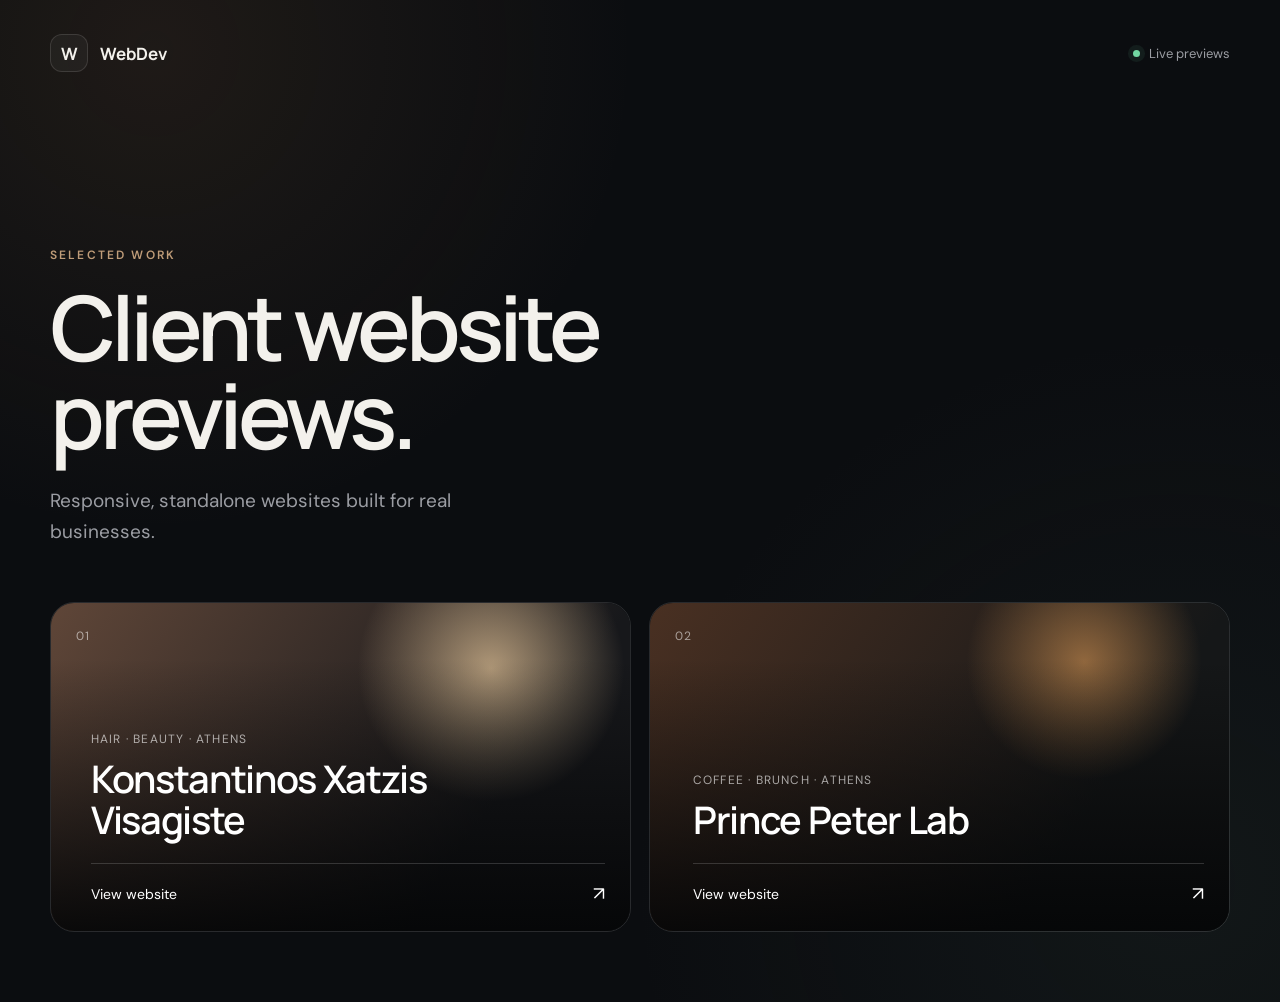
<file: index.html>
<!doctype html>
<html lang="en">
  <head>
    <meta charset="UTF-8" />
    <meta name="viewport" content="width=device-width, initial-scale=1" />
    <meta name="theme-color" content="#0b0d10" />
    <meta name="robots" content="noindex, nofollow" />
    <title>WebDev — Client Previews</title>
    <link rel="preconnect" href="https://fonts.googleapis.com" />
    <link rel="preconnect" href="https://fonts.gstatic.com" crossorigin />
    <link href="https://fonts.googleapis.com/css2?family=DM+Sans:wght@400;500;600&family=Manrope:wght@600;700&display=swap" rel="stylesheet" />
    <link rel="stylesheet" href="./styles.css" />
  </head>
  <body>
    <main>
      <header class="masthead">
        <a class="brand" href="./" aria-label="WebDev previews home">
          <span class="brand-mark" aria-hidden="true">W</span>
          <span>WebDev</span>
        </a>
        <span class="status"><i aria-hidden="true"></i> Live previews</span>
      </header>

      <section class="intro" aria-labelledby="page-title">
        <p class="eyebrow">Selected work</p>
        <h1 id="page-title">Client website previews.</h1>
        <p>Responsive, standalone websites built for real businesses.</p>
      </section>

      <section class="projects" aria-label="Published website previews">
        <a class="project project-hair" href="./konstantinos-xatzis-visagiste/">
          <span class="number">01</span>
          <span class="project-copy">
            <span class="category">Hair · Beauty · Athens</span>
            <strong>Konstantinos Xatzis Visagiste</strong>
            <span class="view">View website <b aria-hidden="true">↗</b></span>
          </span>
        </a>

        <a class="project project-coffee" href="./prince-peter-lab/">
          <span class="number">02</span>
          <span class="project-copy">
            <span class="category">Coffee · Brunch · Athens</span>
            <strong>Prince Peter Lab</strong>
            <span class="view">View website <b aria-hidden="true">↗</b></span>
          </span>
        </a>
      </section>
    </main>
  </body>
</html>
</file>
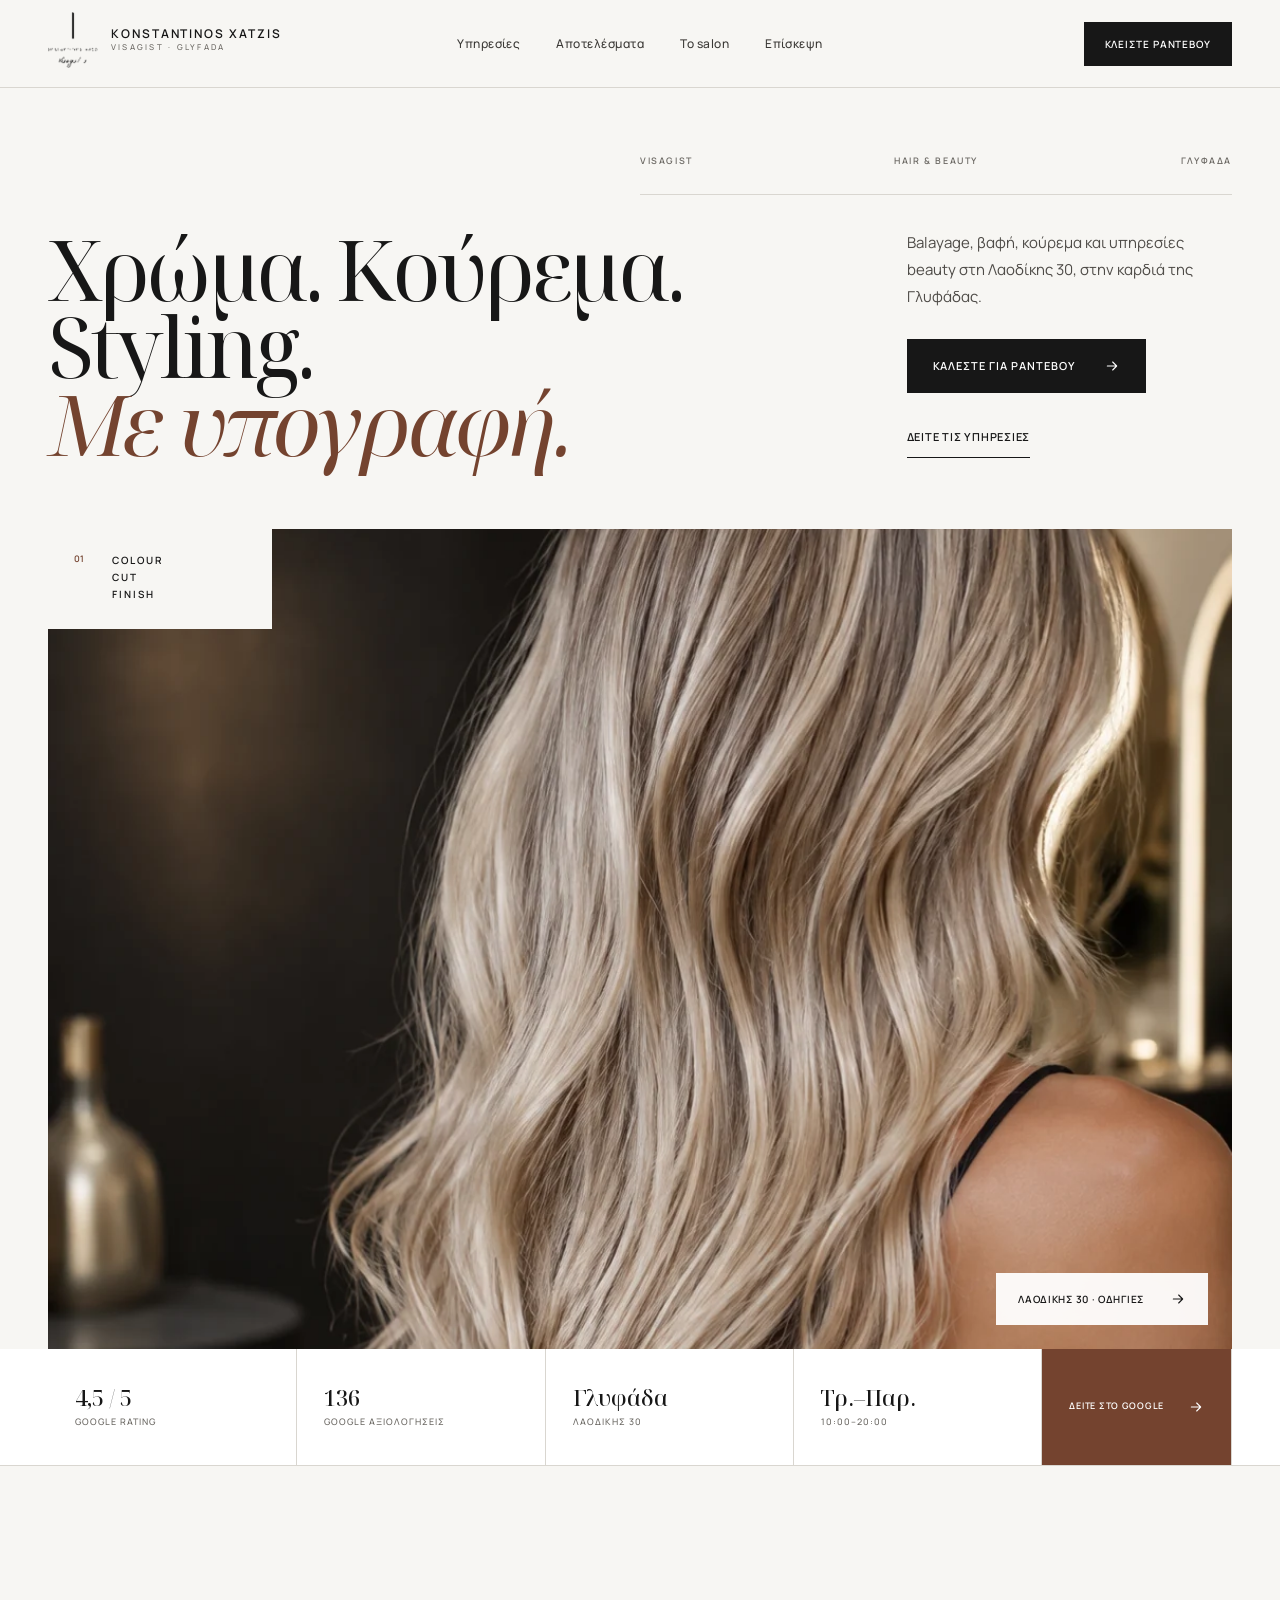
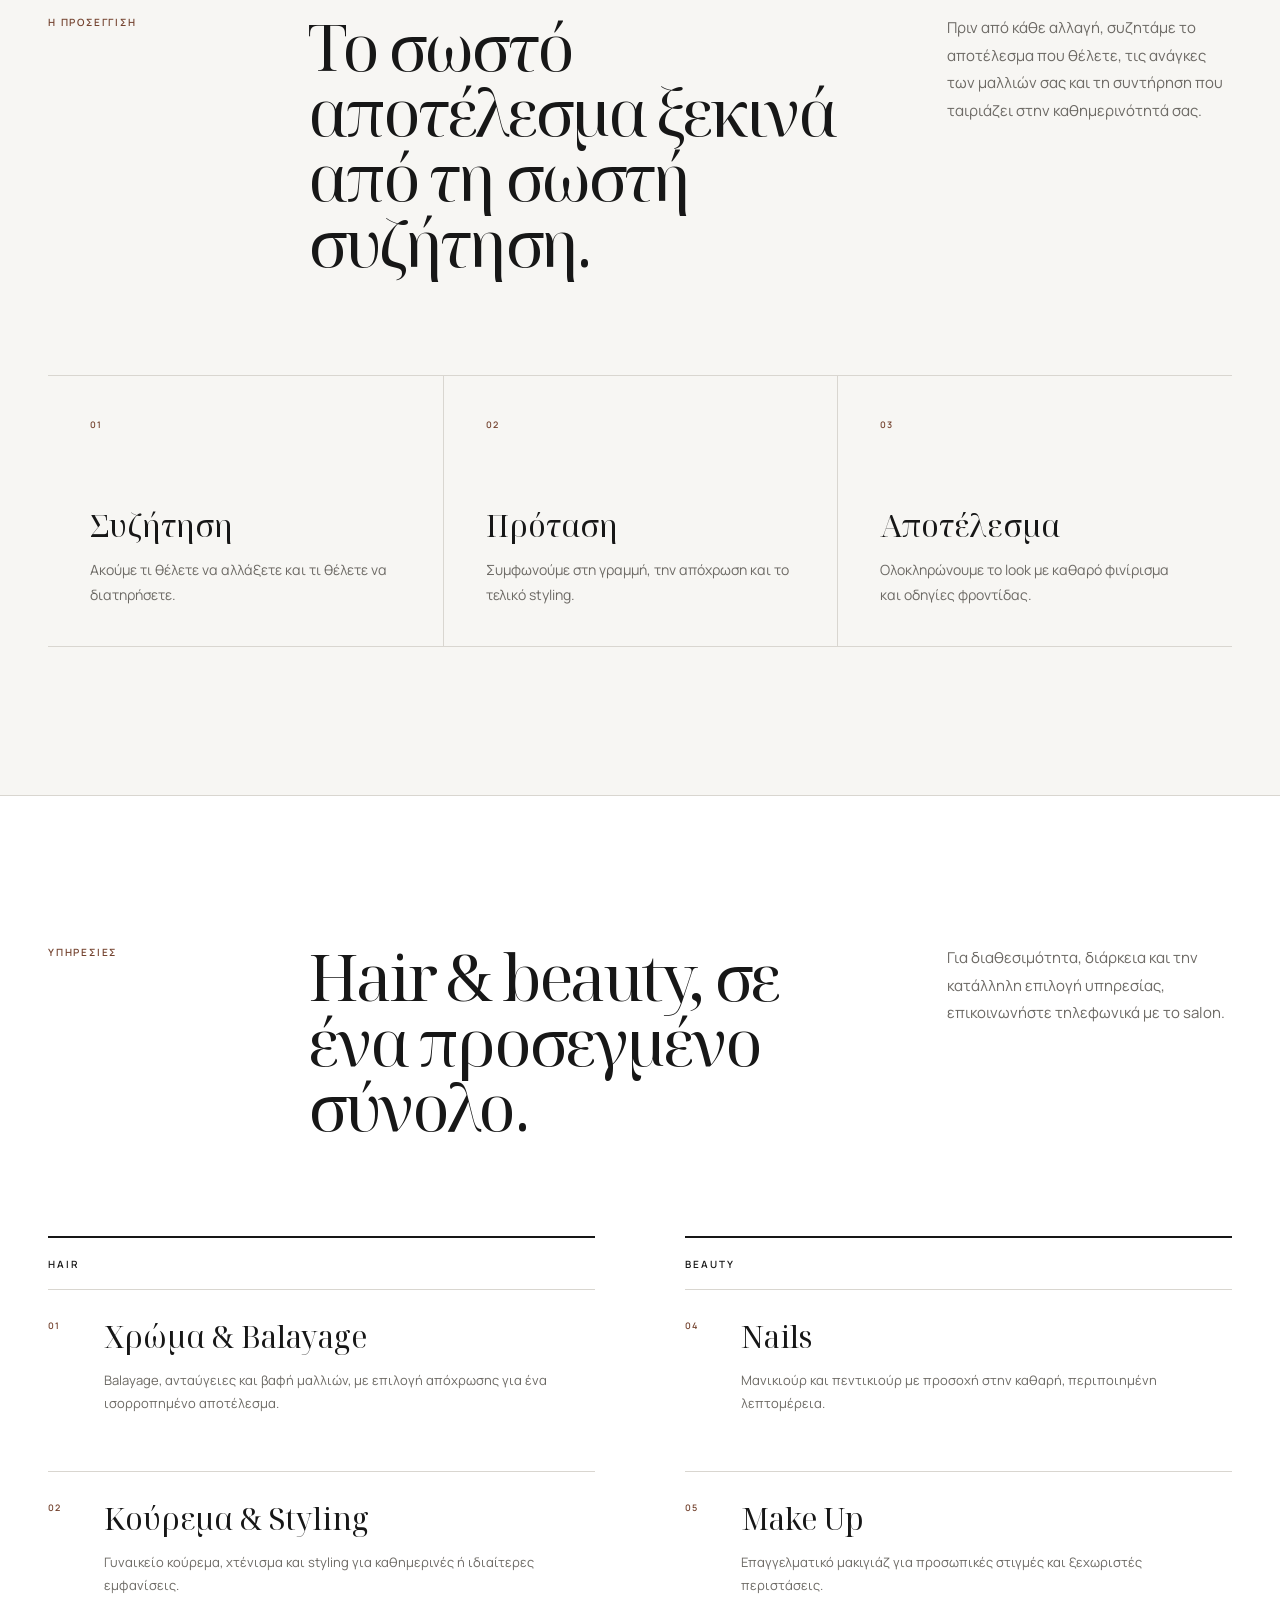
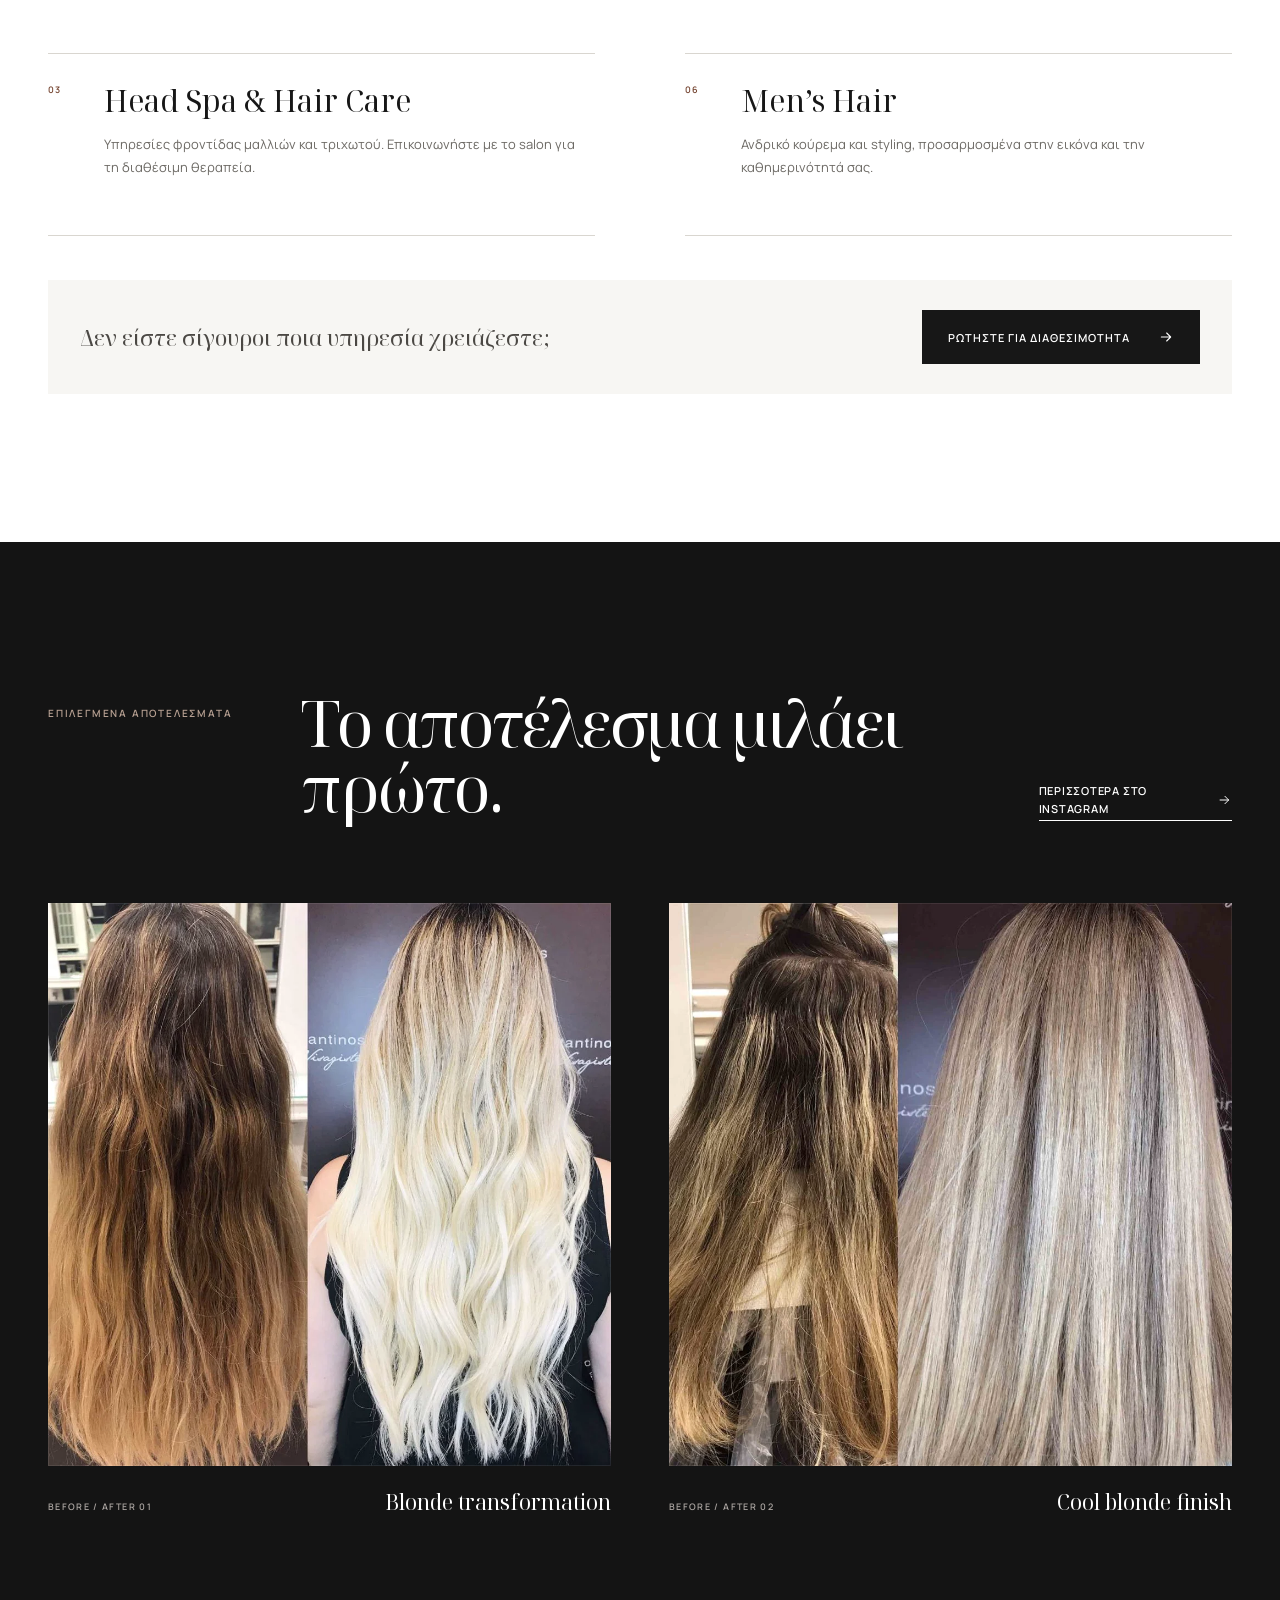
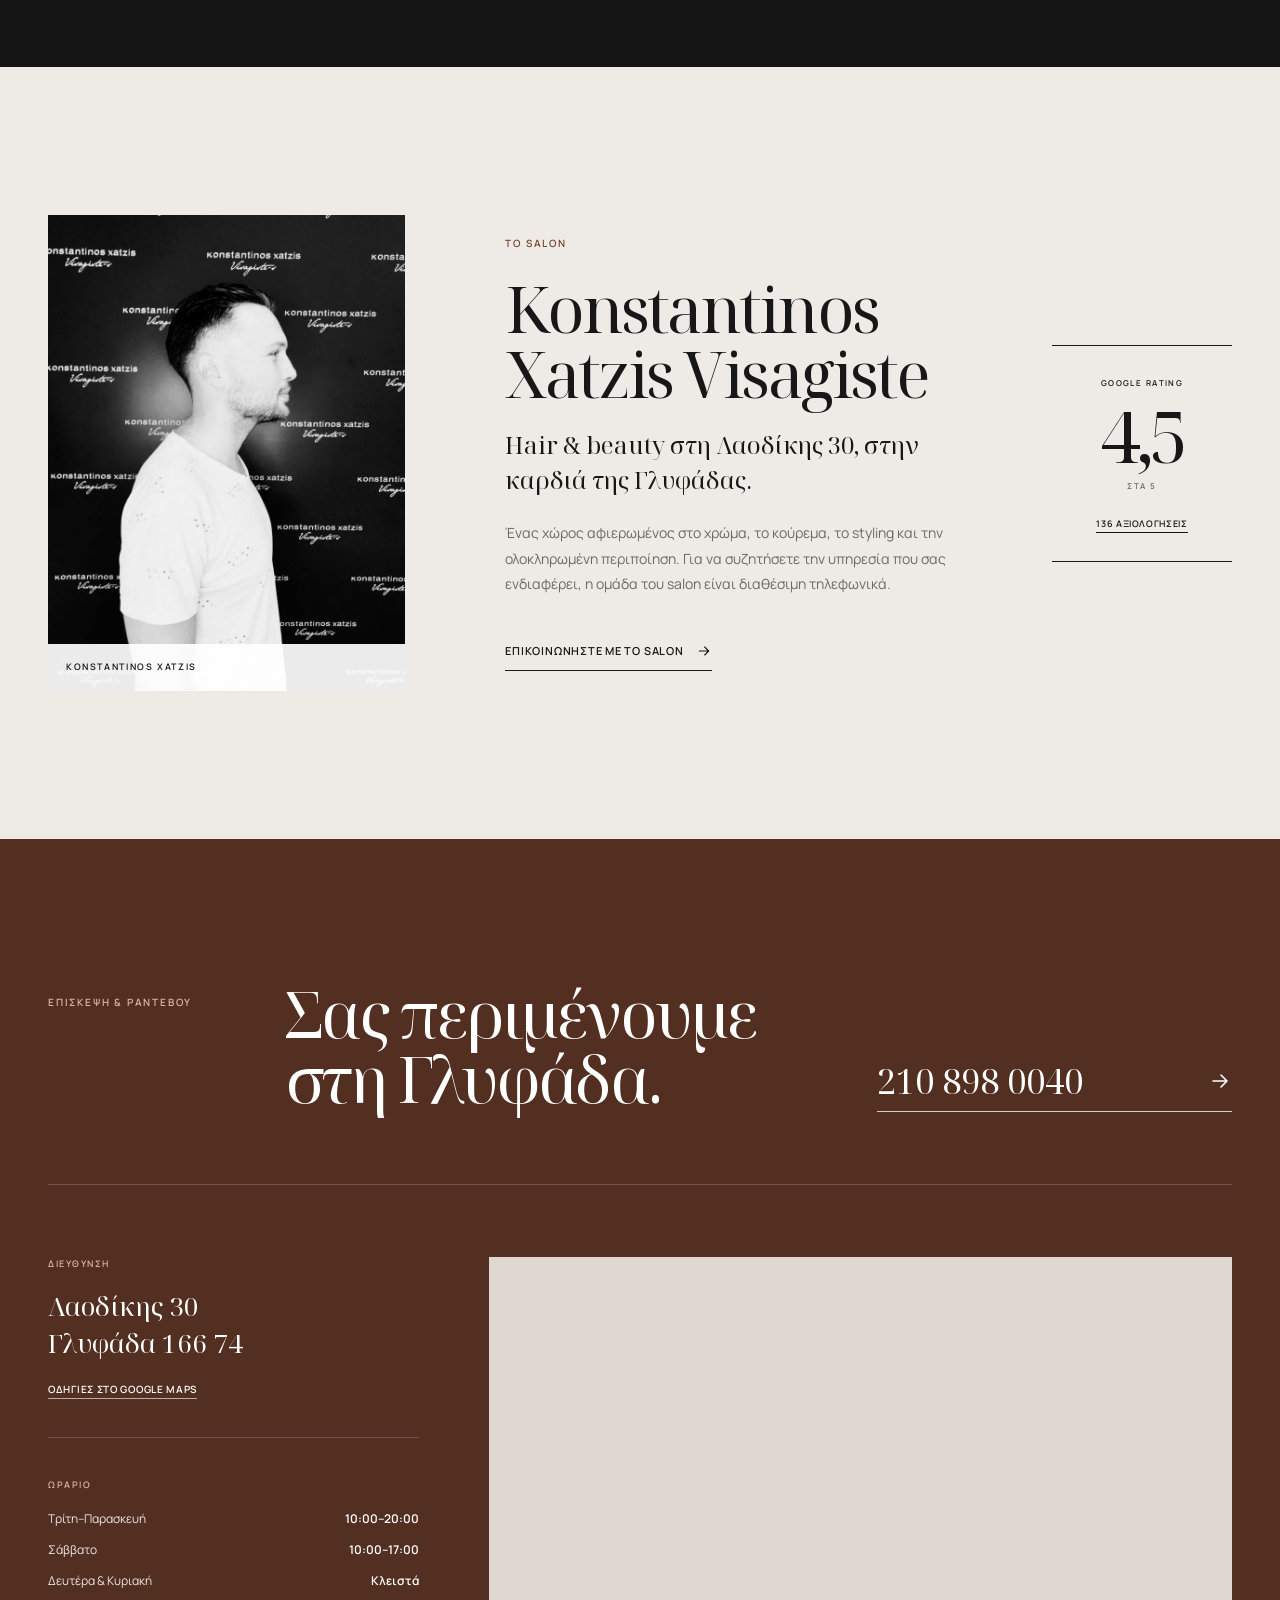
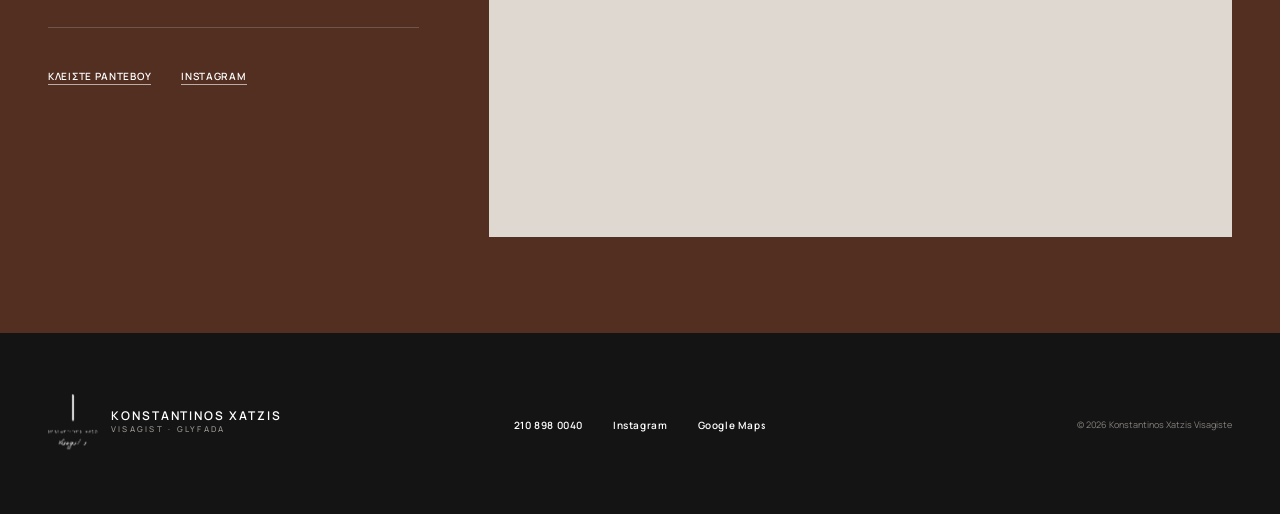
<file: konstantinos-xatzis-visagiste/index.html>
<!doctype html>
<html lang="el">
  <head>
    <meta charset="utf-8" />
    <meta name="viewport" content="width=device-width, initial-scale=1" />
    <meta name="description" content="Balayage, βαφή μαλλιών, κούρεμα, χτενίσματα, μανικιούρ, πεντικιούρ και μακιγιάζ στη Λαοδίκης 30, Γλυφάδα. Ραντεβού: 210 898 0040." />
    <meta name="robots" content="noindex, nofollow, max-image-preview:large" />
    <meta name="theme-color" content="#f7f6f3" />
    <meta property="og:type" content="website" />
    <meta property="og:locale" content="el_GR" />
    <meta property="og:site_name" content="Konstantinos Xatzis Visagiste" />
    <meta property="og:title" content="Konstantinos Xatzis Visagiste" />
    <meta property="og:description" content="Hair &amp; beauty στη Λαοδίκης 30, Γλυφάδα." />
    <meta property="og:url" content="https://mortaz00.github.io/WebDev/konstantinos-xatzis-visagiste/" />
    <meta property="og:image" content="https://mortaz00.github.io/WebDev/konstantinos-xatzis-visagiste/og.jpg" />
    <meta property="og:image:width" content="1200" />
    <meta property="og:image:height" content="630" />
    <meta property="og:image:alt" content="Konstantinos Xatzis Visagiste — Κομμωτήριο στη Γλυφάδα" />
    <meta name="twitter:card" content="summary_large_image" />
    <meta name="twitter:title" content="Konstantinos Xatzis Visagiste" />
    <meta name="twitter:description" content="Hair &amp; beauty στη Λαοδίκης 30, Γλυφάδα." />
    <meta name="twitter:image" content="https://mortaz00.github.io/WebDev/konstantinos-xatzis-visagiste/og.jpg" />
    <link rel="canonical" href="https://mortaz00.github.io/WebDev/konstantinos-xatzis-visagiste/" />
    <link rel="icon" href="favicon.svg" type="image/svg+xml" />
    <link rel="stylesheet" href="styles.css?v=20260825-2" />
    <title>Konstantinos Xatzis Visagiste | Κομμωτήριο Γλυφάδα</title>
  </head>
  <body><link rel="preload" as="image" href="kx-brand-transparent.svg"/><link rel="preload" as="image" href="salon-hero.webp" fetchPriority="high"/><a class="skip-link" href="#main-content">Μετάβαση στο κύριο περιεχόμενο</a><header class="site-header"><div class="header-inner"><a class="header-brand" href="#top" aria-label="Αρχική σελίδα"><span class="brand-lockup"><span class="brand-emblem" aria-hidden="true"><img src="kx-brand-transparent.svg" alt="" width="58" height="58"/></span><span class="brand-type"><strong>KONSTANTINOS XATZIS</strong><small>VISAGIST · GLYFADA</small></span></span></a><nav class="desktop-nav" aria-label="Κύρια πλοήγηση"><a href="#services">Υπηρεσίες</a><a href="#results">Αποτελέσματα</a><a href="#salon">Το salon</a><a href="#visit">Επίσκεψη</a></nav><a class="button button--compact" href="tel:+302108980040">Κλείστε ραντεβού</a><details class="mobile-menu"><summary aria-label="Άνοιγμα μενού"><span></span><span></span></summary><nav aria-label="Πλοήγηση για κινητά"><a href="#services">Υπηρεσίες</a><a href="#results">Αποτελέσματα</a><a href="#salon">Το salon</a><a href="#visit">Επίσκεψη</a><a class="button" href="tel:+302108980040">Κλείστε ραντεβού</a></nav></details></div></header><main id="main-content"><section class="hero" id="top" aria-labelledby="hero-title"><div class="hero-intro page-shell"><div class="hero-kicker"><span>VISAGIST</span><span>HAIR &amp; BEAUTY</span><span>ΓΛΥΦΑΔΑ</span></div><div class="hero-copy"><h1 id="hero-title">Χρώμα. Κούρεμα. Styling.<span>Με υπογραφή.</span></h1><div class="hero-copy__aside"><p>Balayage, βαφή, κούρεμα και υπηρεσίες beauty στη Λαοδίκης 30, στην καρδιά της Γλυφάδας.</p><div class="hero-actions"><a class="button" href="tel:+302108980040">Καλέστε για ραντεβού<svg aria-hidden="true" viewBox="0 0 24 24"><path d="M5 12h14M13 6l6 6-6 6"></path></svg></a><a class="text-link" href="#services">Δείτε τις υπηρεσίες</a></div></div></div></div><div class="hero-media page-shell"><img src="salon-hero.webp" alt="Ξανθό balayage με απαλούς κυματισμούς" width="1120" height="1400" fetchPriority="high"/><div class="hero-media__tag"><span>01</span><p>COLOUR<br/>CUT<br/>FINISH</p></div><a class="hero-map-link" href="https://maps.app.goo.gl/GEFVP98FDW23qjtt5?g_st=ic" target="_blank" rel="noreferrer">Λαοδίκης 30 · Οδηγίες<svg aria-hidden="true" viewBox="0 0 24 24"><path d="M5 12h14M13 6l6 6-6 6"></path></svg></a></div></section><section class="trust-bar" aria-label="Πληροφορίες salon"><div class="page-shell trust-grid"><div><strong>4,5 / 5</strong><span>Google rating</span></div><div><strong>136</strong><span>Google αξιολογήσεις</span></div><div><strong>Γλυφάδα</strong><span>Λαοδίκης 30</span></div><div><strong>Τρ.–Παρ.</strong><span>10:00–20:00</span></div><a href="https://maps.app.goo.gl/GEFVP98FDW23qjtt5?g_st=ic" target="_blank" rel="noreferrer">Δείτε στο Google<svg aria-hidden="true" viewBox="0 0 24 24"><path d="M5 12h14M13 6l6 6-6 6"></path></svg></a></div></section><section class="precision-section section-space" aria-labelledby="precision-title"><div class="page-shell"><div class="section-heading section-heading--split"><p class="eyebrow">Η ΠΡΟΣΕΓΓΙΣΗ</p><h2 id="precision-title">Το σωστό αποτέλεσμα ξεκινά από τη σωστή συζήτηση.</h2><p class="section-lead">Πριν από κάθε αλλαγή, συζητάμε το αποτέλεσμα που θέλετε, τις ανάγκες των μαλλιών σας και τη συντήρηση που ταιριάζει στην καθημερινότητά σας.</p></div><div class="process-grid"><article><span>01</span><h3>Συζήτηση</h3><p>Ακούμε τι θέλετε να αλλάξετε και τι θέλετε να διατηρήσετε.</p></article><article><span>02</span><h3>Πρόταση</h3><p>Συμφωνούμε στη γραμμή, την απόχρωση και το τελικό styling.</p></article><article><span>03</span><h3>Αποτέλεσμα</h3><p>Ολοκληρώνουμε το look με καθαρό φινίρισμα και οδηγίες φροντίδας.</p></article></div></div></section><section class="services-section section-space" id="services" aria-labelledby="services-title"><div class="page-shell"><div class="section-heading services-heading"><p class="eyebrow">ΥΠΗΡΕΣΙΕΣ</p><h2 id="services-title">Hair &amp; beauty, σε ένα προσεγμένο σύνολο.</h2><p class="section-lead">Για διαθεσιμότητα, διάρκεια και την κατάλληλη επιλογή υπηρεσίας, επικοινωνήστε τηλεφωνικά με το salon.</p></div><div class="services-grid"><div class="service-column"><p class="service-column__label">HAIR</p><div class="service-list"><article class="service-item"><span>01</span><div><h3>Χρώμα &amp; Balayage</h3><p>Balayage, ανταύγειες και βαφή μαλλιών, με επιλογή απόχρωσης για ένα ισορροπημένο αποτέλεσμα.</p></div></article><article class="service-item"><span>02</span><div><h3>Κούρεμα &amp; Styling</h3><p>Γυναικείο κούρεμα, χτένισμα και styling για καθημερινές ή ιδιαίτερες εμφανίσεις.</p></div></article><article class="service-item"><span>03</span><div><h3>Head Spa &amp; Hair Care</h3><p>Υπηρεσίες φροντίδας μαλλιών και τριχωτού. Επικοινωνήστε με το salon για τη διαθέσιμη θεραπεία.</p></div></article></div></div><div class="service-column"><p class="service-column__label">BEAUTY</p><div class="service-list"><article class="service-item"><span>04</span><div><h3>Nails</h3><p>Μανικιούρ και πεντικιούρ με προσοχή στην καθαρή, περιποιημένη λεπτομέρεια.</p></div></article><article class="service-item"><span>05</span><div><h3>Make Up</h3><p>Επαγγελματικό μακιγιάζ για προσωπικές στιγμές και ξεχωριστές περιστάσεις.</p></div></article><article class="service-item"><span>06</span><div><h3>Men’s Hair</h3><p>Ανδρικό κούρεμα και styling, προσαρμοσμένα στην εικόνα και την καθημερινότητά σας.</p></div></article></div></div></div><div class="services-cta"><p>Δεν είστε σίγουροι ποια υπηρεσία χρειάζεστε;</p><a class="button" href="tel:+302108980040">Ρωτήστε για διαθεσιμότητα<svg aria-hidden="true" viewBox="0 0 24 24"><path d="M5 12h14M13 6l6 6-6 6"></path></svg></a></div></div></section><section class="results-section section-space" id="results" aria-labelledby="results-title"><div class="page-shell"><div class="section-heading section-heading--results"><p class="eyebrow">ΕΠΙΛΕΓΜΕΝΑ ΑΠΟΤΕΛΕΣΜΑΤΑ</p><h2 id="results-title">Το αποτέλεσμα μιλάει πρώτο.</h2><a class="text-link text-link--light" href="https://www.instagram.com/konstantinos_xatzis_visagiste/" target="_blank" rel="noreferrer">Περισσότερα στο Instagram<svg aria-hidden="true" viewBox="0 0 24 24"><path d="M5 12h14M13 6l6 6-6 6"></path></svg></a></div><div class="results-grid"><figure><div class="result-image"><img src="kx-work-1.webp" alt="Before και after μεταμόρφωση ξανθών μαλλιών" width="1024" height="1024" loading="lazy"/></div><figcaption><span>BEFORE / AFTER 01</span><strong>Blonde transformation</strong></figcaption></figure><figure><div class="result-image"><img src="kx-work-2.webp" alt="Before και after αποτέλεσμα ψυχρού ξανθού" width="1024" height="1024" loading="lazy"/></div><figcaption><span>BEFORE / AFTER 02</span><strong>Cool blonde finish</strong></figcaption></figure></div></div></section><section class="salon-section section-space" id="salon" aria-labelledby="salon-title"><div class="page-shell salon-grid"><div class="salon-portrait"><img src="kx-founder.webp" alt="Ο Κωνσταντίνος Χατζής" width="768" height="1024" loading="lazy"/><span>KONSTANTINOS XATZIS</span></div><div class="salon-copy"><p class="eyebrow">ΤΟ SALON</p><h2 id="salon-title">Konstantinos Xatzis Visagiste</h2><p class="salon-copy__intro">Hair &amp; beauty στη Λαοδίκης 30, στην καρδιά της Γλυφάδας.</p><p>Ένας χώρος αφιερωμένος στο χρώμα, το κούρεμα, το styling και την ολοκληρωμένη περιποίηση. Για να συζητήσετε την υπηρεσία που σας ενδιαφέρει, η ομάδα του salon είναι διαθέσιμη τηλεφωνικά.</p><a class="text-link" href="tel:+302108980040">Επικοινωνήστε με το salon<svg aria-hidden="true" viewBox="0 0 24 24"><path d="M5 12h14M13 6l6 6-6 6"></path></svg></a></div><aside class="rating-card"><p>GOOGLE RATING</p><strong>4,5</strong><span>ΣΤΑ 5</span><a href="https://maps.app.goo.gl/GEFVP98FDW23qjtt5?g_st=ic" target="_blank" rel="noreferrer">136 αξιολογήσεις</a></aside></div></section><section class="visit-section" id="visit" aria-labelledby="visit-title"><div class="page-shell visit-intro"><p class="eyebrow eyebrow--light">ΕΠΙΣΚΕΨΗ &amp; ΡΑΝΤΕΒΟΥ</p><h2 id="visit-title">Σας περιμένουμε στη Γλυφάδα.</h2><a class="visit-phone" href="tel:+302108980040">210 898 0040<svg aria-hidden="true" viewBox="0 0 24 24"><path d="M5 12h14M13 6l6 6-6 6"></path></svg></a></div><div class="page-shell visit-grid"><div class="visit-details"><div><p>ΔΙΕΥΘΥΝΣΗ</p><strong>Λαοδίκης 30<br/>Γλυφάδα 166 74</strong><a href="https://maps.app.goo.gl/GEFVP98FDW23qjtt5?g_st=ic" target="_blank" rel="noreferrer">Οδηγίες στο Google Maps</a></div><div><p>ΩΡΑΡΙΟ</p><dl><div><dt>Τρίτη–Παρασκευή</dt><dd>10:00–20:00</dd></div><div><dt>Σάββατο</dt><dd>10:00–17:00</dd></div><div><dt>Δευτέρα &amp; Κυριακή</dt><dd>Κλειστά</dd></div></dl></div><div class="visit-links"><a href="tel:+302108980040">Κλείστε ραντεβού</a><a href="https://www.instagram.com/konstantinos_xatzis_visagiste/" target="_blank" rel="noreferrer">Instagram</a></div></div><div class="map-frame"><iframe title="Χάρτης προς Konstantinos Xatzis Visagiste" src="https://www.google.com/maps?q=Laodikis%2030%2C%20Glyfada%2016674&amp;output=embed" loading="lazy" referrerPolicy="no-referrer-when-downgrade"></iframe></div></div></section></main><footer class="site-footer"><div class="page-shell footer-grid"><a href="#top" aria-label="Επιστροφή στην αρχή"><span class="brand-lockup brand-lockup--footer"><span class="brand-emblem" aria-hidden="true"><img src="kx-brand-transparent.svg" alt="" width="58" height="58"/></span><span class="brand-type"><strong>KONSTANTINOS XATZIS</strong><small>VISAGIST · GLYFADA</small></span></span></a><div class="footer-links"><a href="tel:+302108980040">210 898 0040</a><a href="https://www.instagram.com/konstantinos_xatzis_visagiste/" target="_blank" rel="noreferrer">Instagram</a><a href="https://maps.app.goo.gl/GEFVP98FDW23qjtt5?g_st=ic" target="_blank" rel="noreferrer">Google Maps</a></div><p>© 2026 Konstantinos Xatzis Visagiste</p></div></footer><nav class="mobile-booking-bar" aria-label="Γρήγορες ενέργειες"><a href="tel:+302108980040">Κλήση για ραντεβού</a><a href="https://maps.app.goo.gl/GEFVP98FDW23qjtt5?g_st=ic" target="_blank" rel="noreferrer">Οδηγίες</a></nav><script type="application/ld+json">{"@context":"https://schema.org","@type":"HairSalon","name":"Konstantinos Xatzis Visagiste","telephone":"+30 210 898 0040","image":"https://mortaz00.github.io/WebDev/konstantinos-xatzis-visagiste/salon-hero.webp","hasMap":"https://maps.app.goo.gl/GEFVP98FDW23qjtt5?g_st=ic","address":{"@type":"PostalAddress","streetAddress":"Λαοδίκης 30","addressLocality":"Γλυφάδα","postalCode":"166 74","addressCountry":"GR"},"sameAs":["https://www.instagram.com/konstantinos_xatzis_visagiste/"],"openingHoursSpecification":[{"@type":"OpeningHoursSpecification","dayOfWeek":["Tuesday","Wednesday","Thursday","Friday"],"opens":"10:00","closes":"20:00"},{"@type":"OpeningHoursSpecification","dayOfWeek":"Saturday","opens":"10:00","closes":"17:00"}]}</script></body>
</html>
</file>
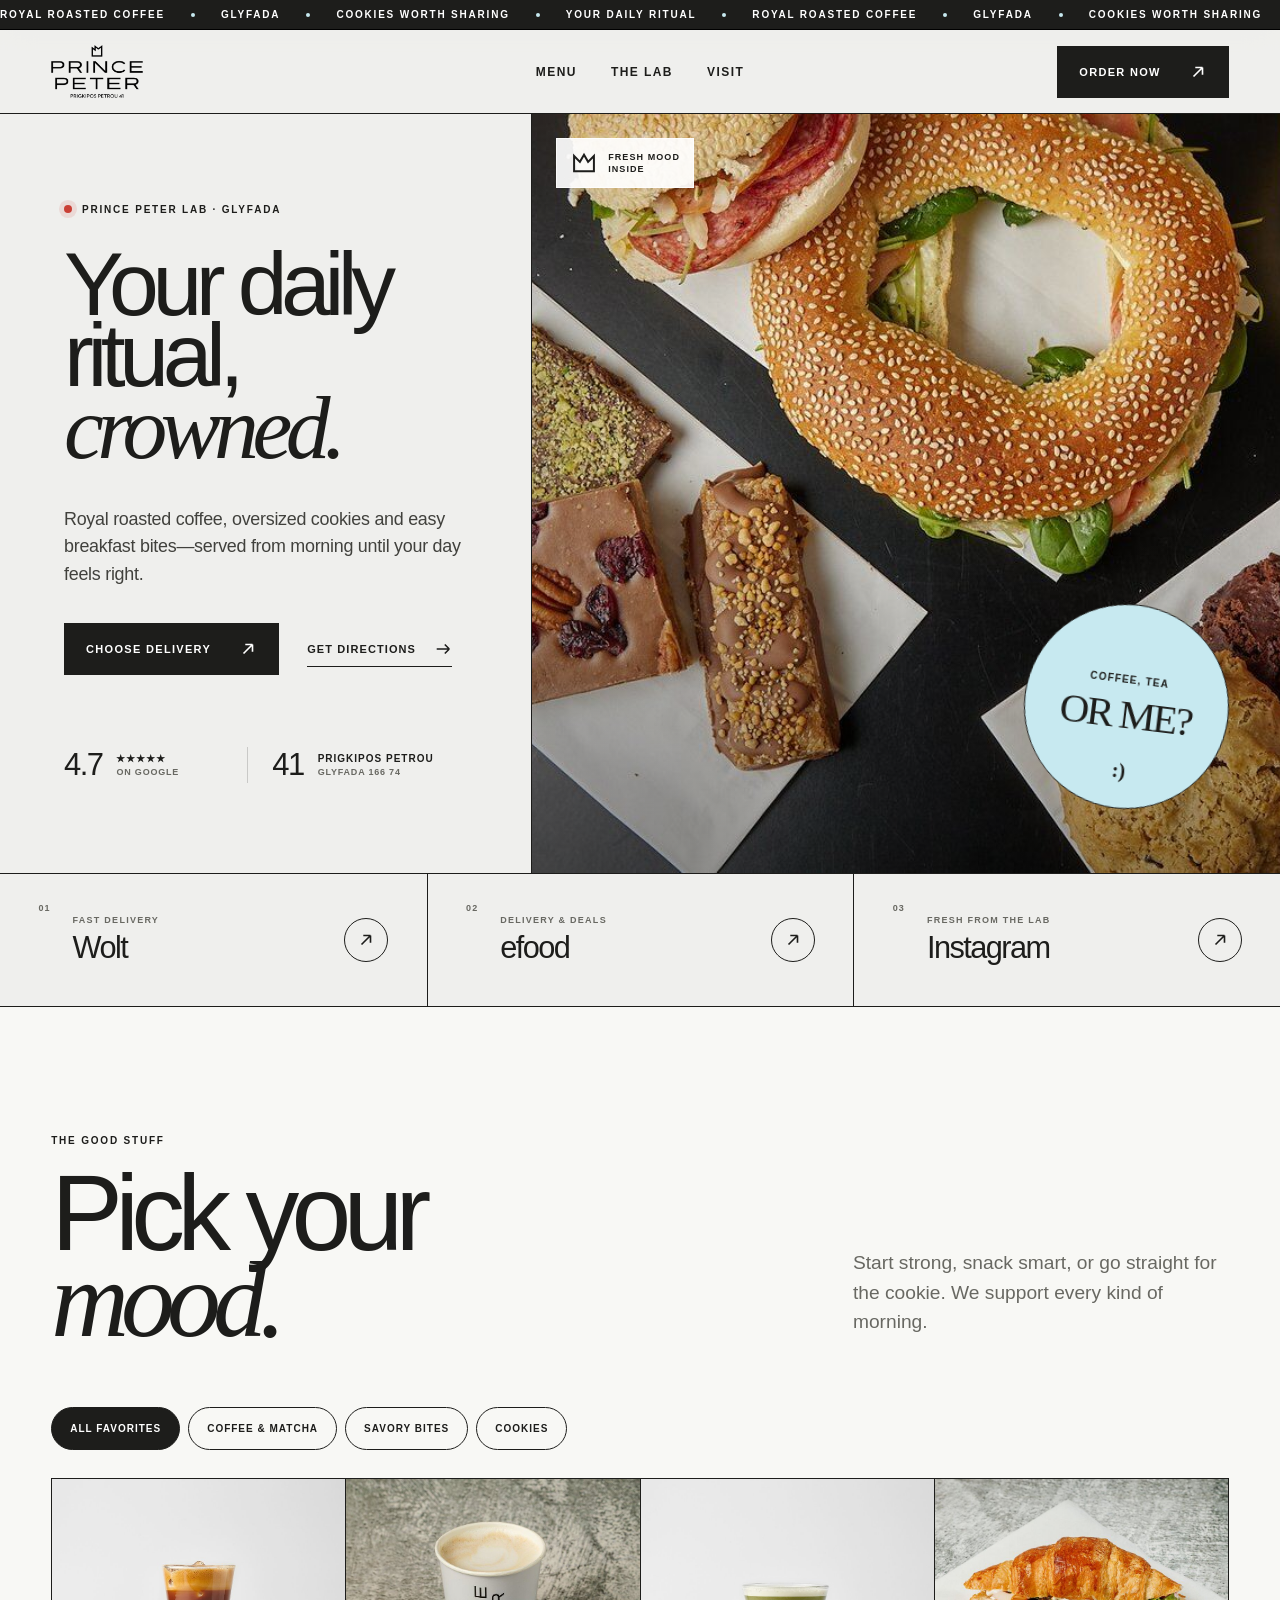
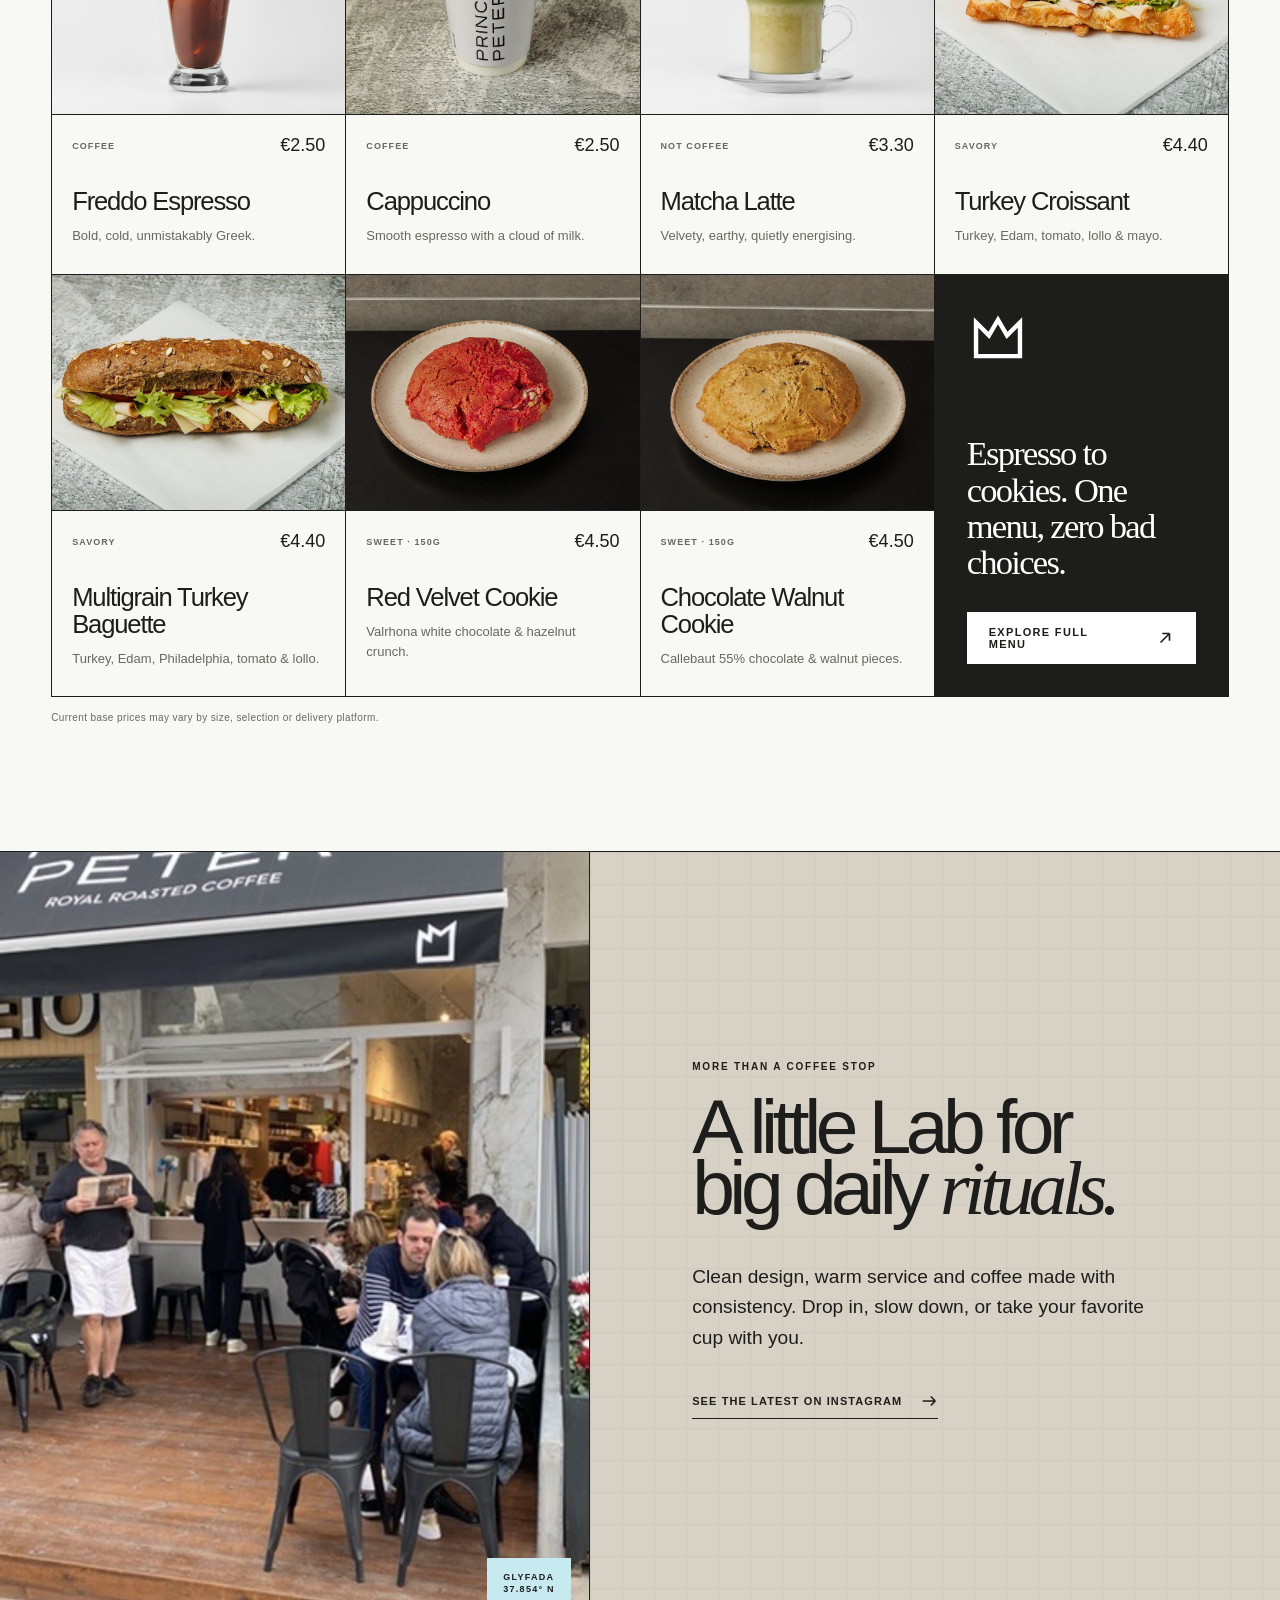
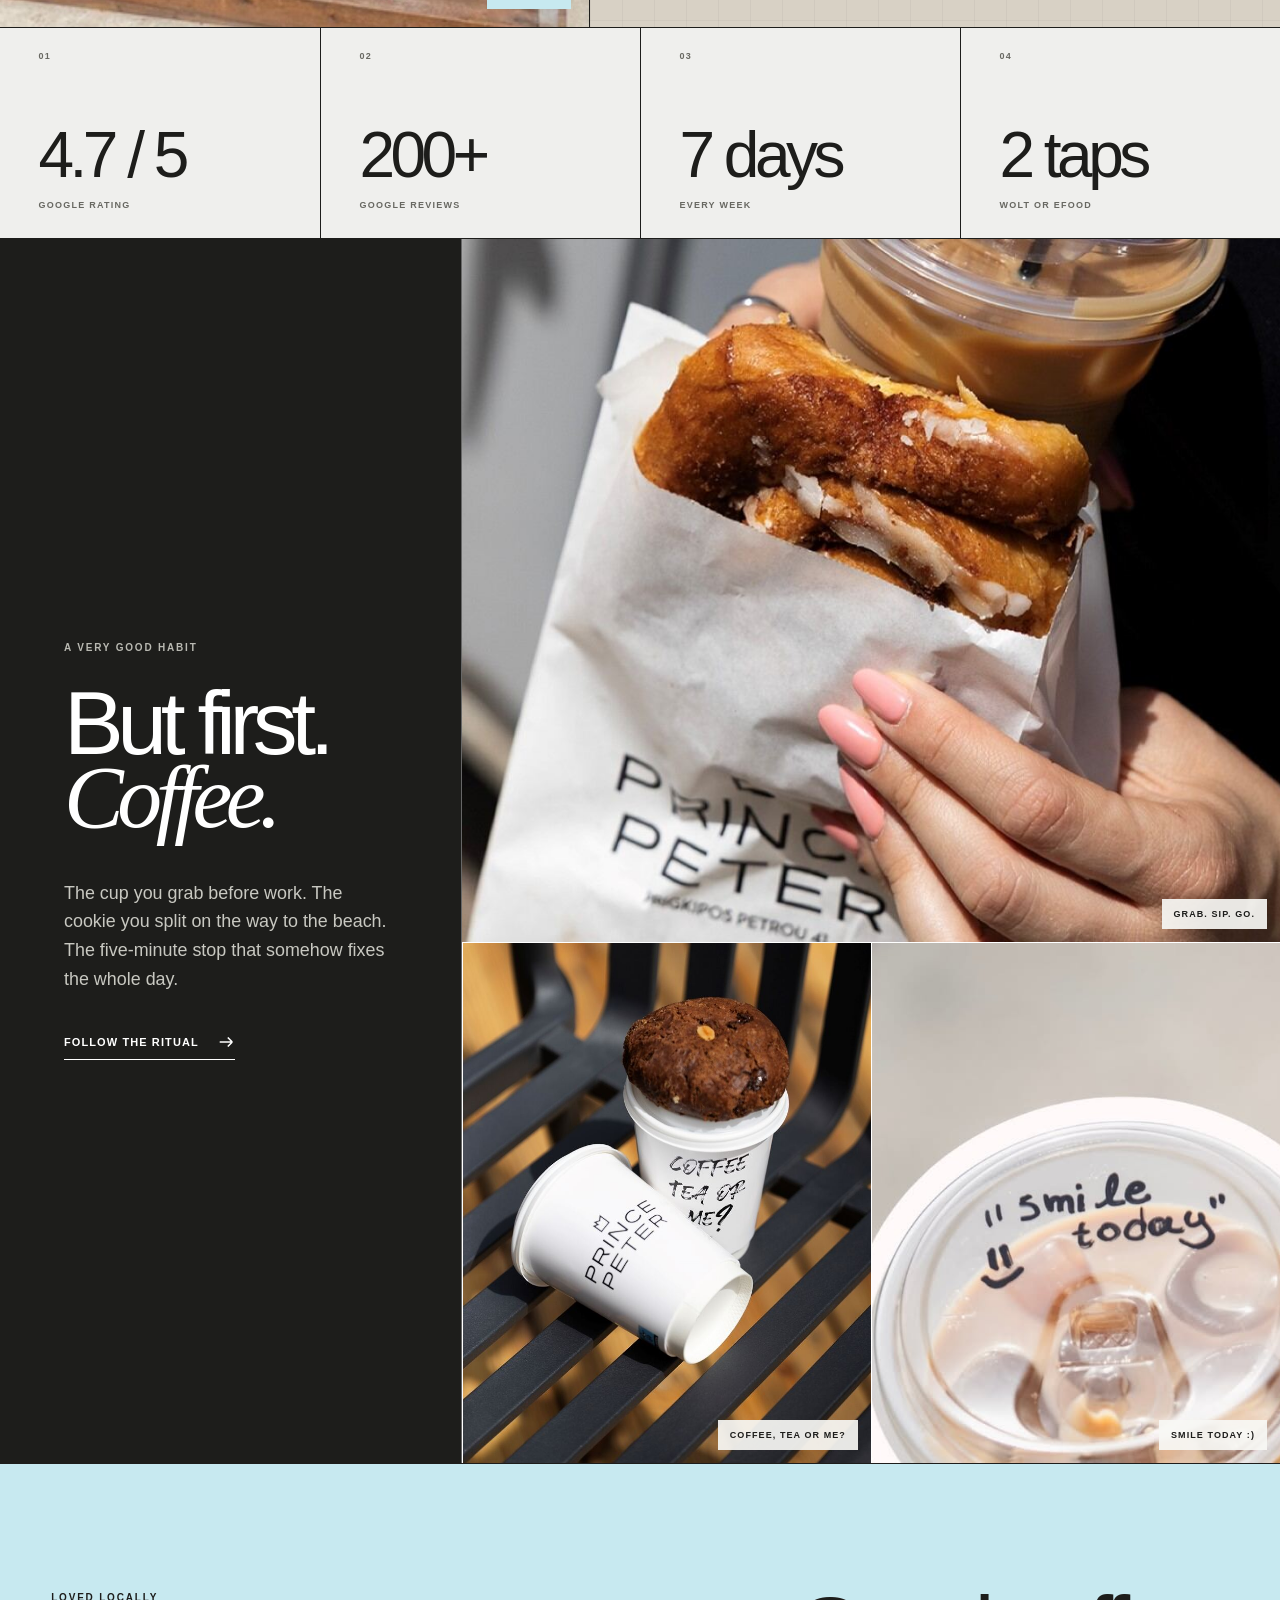
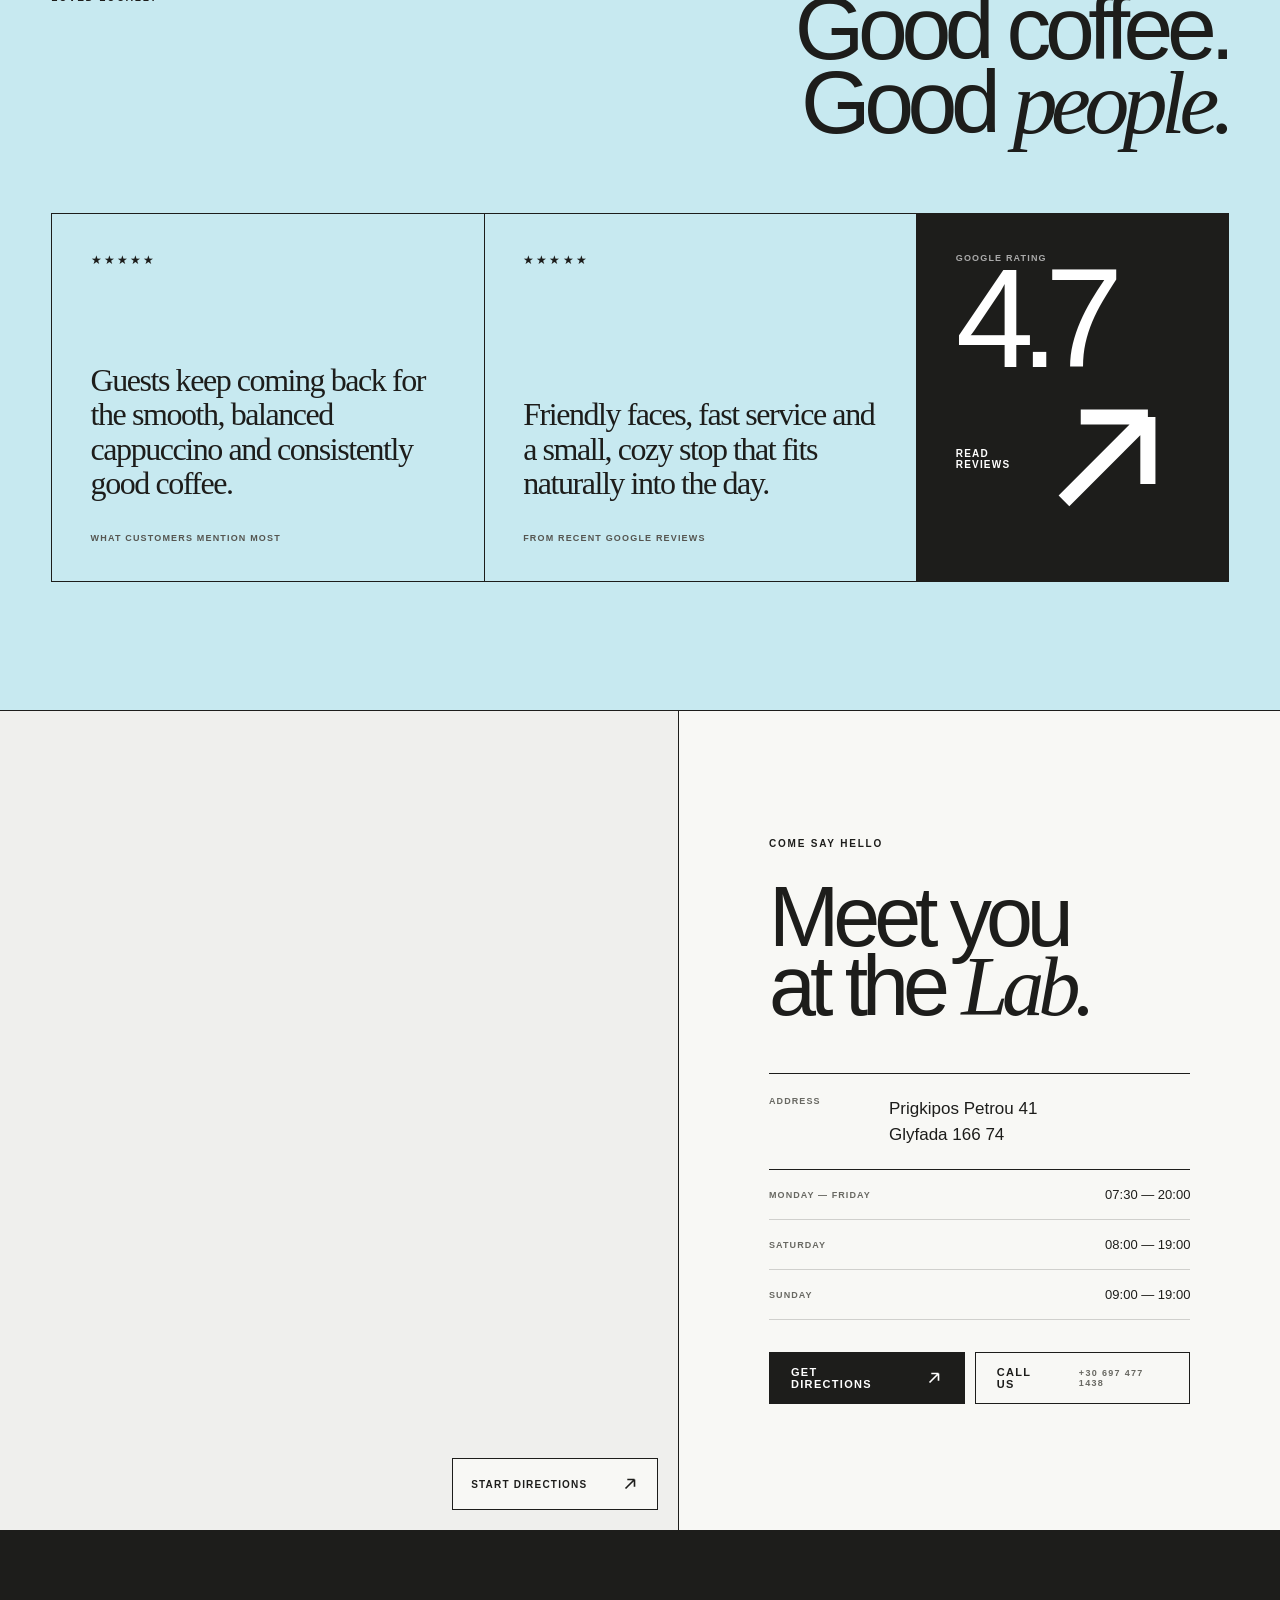
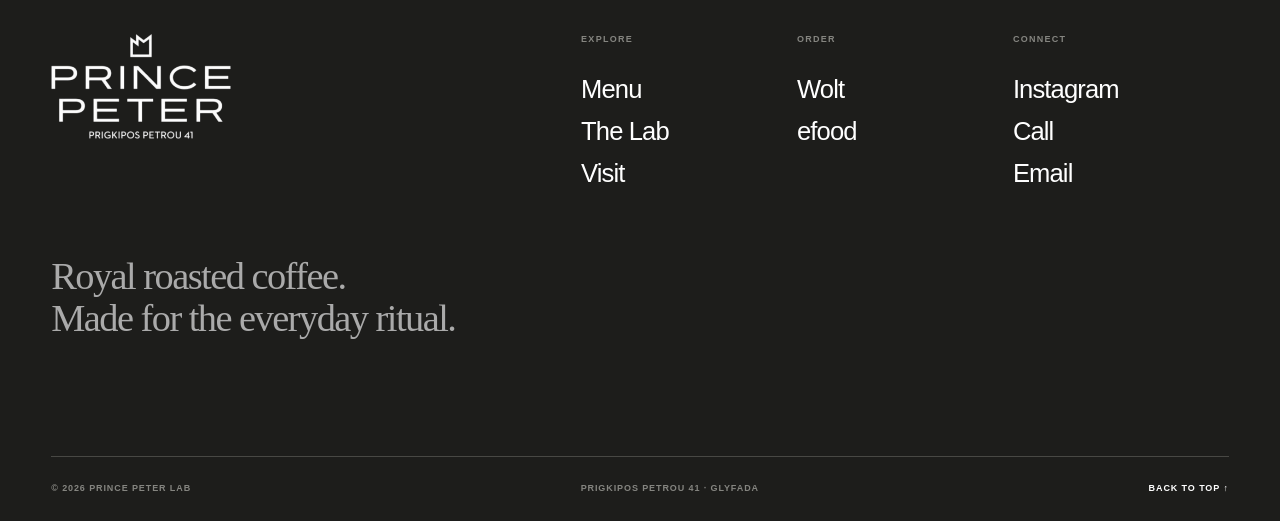
<file: prince-peter-lab/index.html>
<!doctype html>
<html lang="en">
  <head>
    <meta charset="utf-8" />
    <meta name="viewport" content="width=device-width, initial-scale=1" />
    <meta name="theme-color" content="#efefed" />
    <meta
      name="description"
      content="Royal roasted coffee, cookies and breakfast bites at Prince Peter Lab in Glyfada. Order on Wolt or efood, or visit us on Prigkipos Petrou 41."
    />
    <title>Prince Peter Lab — Coffee &amp; Brunch</title>
    <link rel="canonical" href="https://mortaz00.github.io/WebDev/prince-peter-lab/" />
    <link rel="icon" href="./favicon.svg" type="image/svg+xml" />
    <link rel="apple-touch-icon" href="./images/prince-crown.png" />
    <link rel="stylesheet" href="./styles.css" />

    <meta property="og:type" content="website" />
    <meta property="og:locale" content="en_GR" />
    <meta property="og:title" content="Prince Peter Lab — Coffee &amp; Brunch" />
    <meta
      property="og:description"
      content="Your daily ritual, crowned. Royal roasted coffee, cookies and breakfast bites in Glyfada."
    />
    <meta property="og:url" content="https://mortaz00.github.io/WebDev/prince-peter-lab/" />
    <meta property="og:image" content="https://mortaz00.github.io/WebDev/prince-peter-lab/og.jpg" />
    <meta property="og:image:width" content="1200" />
    <meta property="og:image:height" content="630" />
    <meta property="og:image:alt" content="Prince Peter Lab — Royal Roasted Coffee in Glyfada" />
    <meta name="twitter:card" content="summary_large_image" />
    <meta name="twitter:title" content="Prince Peter Lab — Coffee &amp; Brunch" />
    <meta
      name="twitter:description"
      content="Your daily ritual, crowned. Royal roasted coffee, cookies and breakfast bites in Glyfada."
    />
    <meta name="twitter:image" content="https://mortaz00.github.io/WebDev/prince-peter-lab/og.jpg" />

    <script type="application/ld+json">
      {
        "@context": "https://schema.org",
        "@type": "CafeOrCoffeeShop",
        "name": "Prince Peter Lab",
        "image": "https://mortaz00.github.io/WebDev/prince-peter-lab/images/menu-flatlay.jpg",
        "url": "https://mortaz00.github.io/WebDev/prince-peter-lab/",
        "telephone": "+306974771438",
        "email": "princepeterlab@gmail.com",
        "priceRange": "€",
        "address": {
          "@type": "PostalAddress",
          "streetAddress": "Prigkipos Petrou 41",
          "addressLocality": "Glyfada",
          "postalCode": "166 74",
          "addressCountry": "GR"
        },
        "geo": {
          "@type": "GeoCoordinates",
          "latitude": 37.854043,
          "longitude": 23.7604705
        },
        "aggregateRating": {
          "@type": "AggregateRating",
          "ratingValue": "4.7",
          "reviewCount": "213"
        },
        "sameAs": ["https://www.instagram.com/princepeter_lab/"],
        "openingHoursSpecification": [
          {
            "@type": "OpeningHoursSpecification",
            "dayOfWeek": ["Monday", "Tuesday", "Wednesday", "Thursday", "Friday"],
            "opens": "07:30",
            "closes": "20:00"
          },
          {
            "@type": "OpeningHoursSpecification",
            "dayOfWeek": "Saturday",
            "opens": "08:00",
            "closes": "19:00"
          },
          {
            "@type": "OpeningHoursSpecification",
            "dayOfWeek": "Sunday",
            "opens": "09:00",
            "closes": "19:00"
          }
        ]
      }
    </script>
  </head>
  <body>
    <a class="skip-link" href="#main-content">Skip to content</a>
    <main id="main-content">
      <div class="announcement" aria-label="Shop highlights">
        <div class="announcement__track">
          <span>ROYAL ROASTED COFFEE</span><i></i>
          <span>GLYFADA</span><i></i>
          <span>COOKIES WORTH SHARING</span><i></i>
          <span>YOUR DAILY RITUAL</span><i></i>
          <span aria-hidden="true">ROYAL ROASTED COFFEE</span><i aria-hidden="true"></i>
          <span aria-hidden="true">GLYFADA</span><i aria-hidden="true"></i>
          <span aria-hidden="true">COOKIES WORTH SHARING</span><i aria-hidden="true"></i>
          <span aria-hidden="true">YOUR DAILY RITUAL</span><i aria-hidden="true"></i>
        </div>
      </div>

      <header class="site-header">
        <a class="wordmark" href="#top" aria-label="Prince Peter Lab home">
          <img class="brand-logo brand-logo--dark" src="./images/prince-peter-logo.png" alt="Prince Peter" width="92" height="54" />
        </a>
        <nav class="desktop-nav" aria-label="Main navigation">
          <a href="#menu">Menu</a>
          <a href="#lab">The Lab</a>
          <a href="#visit">Visit</a>
        </nav>
        <button class="button button--ink button--header" type="button" data-order-open>
          Order now
          <svg aria-hidden="true" viewBox="0 0 20 20" fill="none"><path d="M5 15 15 5m0 0H7m8 0v8" stroke="currentColor" stroke-width="1.8" /></svg>
        </button>
      </header>

      <section class="hero" id="top">
        <div class="hero__copy">
          <div class="eyebrow"><span></span> Prince Peter Lab · Glyfada</div>
          <h1>Your daily ritual,<br /><em>crowned.</em></h1>
          <p class="hero__intro">
            Royal roasted coffee, oversized cookies and easy breakfast bites—served from morning until your day feels right.
          </p>
          <div class="hero__actions">
            <button class="button button--ink" type="button" data-order-open>
              Choose delivery
              <svg aria-hidden="true" viewBox="0 0 20 20" fill="none"><path d="M5 15 15 5m0 0H7m8 0v8" stroke="currentColor" stroke-width="1.8" /></svg>
            </button>
            <a class="text-link" href="https://maps.app.goo.gl/nukyN6rCknD9urrY6?g_st=ic" target="_blank" rel="noreferrer">
              Get directions
              <svg aria-hidden="true" viewBox="0 0 20 20" fill="none"><path d="M3 10h14m0 0-5-5m5 5-5 5" stroke="currentColor" stroke-width="1.8" /></svg>
            </a>
          </div>
          <div class="hero__proof" aria-label="Google rating and address">
            <div><strong>4.7</strong><span>★★★★★<br /><small>on Google</small></span></div>
            <div><strong>41</strong><span>Prigkipos Petrou<br /><small>Glyfada 166 74</small></span></div>
          </div>
        </div>

        <div class="hero__visual">
          <div class="hero__image-wrap">
            <img src="./images/menu-flatlay.jpg" alt="Prince Peter sandwiches, cookies and healthy bars" width="1200" height="675" fetchpriority="high" />
          </div>
          <div class="hero__sticker" aria-hidden="true">
            <span>COFFEE, TEA</span>
            <strong>OR ME?</strong>
            <span class="hero__smile">:)</span>
          </div>
          <div class="hero__note">
            <svg aria-hidden="true" class="crown crown--small" viewBox="0 0 48 48" fill="none"><path d="M7 12v26h34V12L31 22 24 10l-7 12L7 12Z" stroke="currentColor" stroke-width="3.4" /></svg>
            <span>Fresh mood<br />inside</span>
          </div>
        </div>
      </section>

      <section class="order-rail" aria-label="Order and follow">
        <div>
          <span class="order-rail__number">01</span>
          <div><small>Fast delivery</small><strong>Wolt</strong></div>
          <a href="https://wolt.com/el/grc/athens/restaurant/prince-peter-prigkipos" target="_blank" rel="noreferrer" aria-label="Order Prince Peter on Wolt">
            <svg aria-hidden="true" viewBox="0 0 20 20" fill="none"><path d="M5 15 15 5m0 0H7m8 0v8" stroke="currentColor" stroke-width="1.8" /></svg>
          </a>
        </div>
        <div>
          <span class="order-rail__number">02</span>
          <div><small>Delivery &amp; deals</small><strong>efood</strong></div>
          <a href="https://www.e-food.gr/delivery/glufada/prince-peter-6710114" target="_blank" rel="noreferrer" aria-label="Order Prince Peter on efood">
            <svg aria-hidden="true" viewBox="0 0 20 20" fill="none"><path d="M5 15 15 5m0 0H7m8 0v8" stroke="currentColor" stroke-width="1.8" /></svg>
          </a>
        </div>
        <div>
          <span class="order-rail__number">03</span>
          <div><small>Fresh from the Lab</small><strong>Instagram</strong></div>
          <a href="https://www.instagram.com/princepeter_lab/" target="_blank" rel="noreferrer" aria-label="Follow Prince Peter Lab on Instagram">
            <svg aria-hidden="true" viewBox="0 0 20 20" fill="none"><path d="M5 15 15 5m0 0H7m8 0v8" stroke="currentColor" stroke-width="1.8" /></svg>
          </a>
        </div>
      </section>

      <section class="menu-section" id="menu">
        <div class="section-heading">
          <div>
            <p class="kicker">The good stuff</p>
            <h2>Pick your<br /><em>mood.</em></h2>
          </div>
          <p>Start strong, snack smart, or go straight for the cookie. We support every kind of morning.</p>
        </div>

        <div class="filter-row" role="group" aria-label="Filter menu items">
          <button class="filter-chip is-active" type="button" data-filter="all" aria-pressed="true">All favorites</button>
          <button class="filter-chip" type="button" data-filter="coffee" aria-pressed="false">Coffee &amp; matcha</button>
          <button class="filter-chip" type="button" data-filter="bites" aria-pressed="false">Savory bites</button>
          <button class="filter-chip" type="button" data-filter="sweet" aria-pressed="false">Cookies</button>
        </div>

        <div class="menu-grid" aria-live="polite">
          <article class="menu-card" data-menu-card data-category="coffee" style="--delay: 0ms">
            <a href="https://wolt.com/el/grc/athens/restaurant/prince-peter-prigkipos" target="_blank" rel="noreferrer" aria-label="Order Freddo Espresso on Wolt">
              <div class="menu-card__image">
                <img src="./images/freddo-espresso.jpg" alt="Freddo Espresso" width="1200" height="675" loading="lazy" decoding="async" />
                <span>View on Wolt <svg aria-hidden="true" viewBox="0 0 20 20" fill="none"><path d="M5 15 15 5m0 0H7m8 0v8" stroke="currentColor" stroke-width="1.8" /></svg></span>
              </div>
              <div class="menu-card__meta"><small>Coffee</small><strong>€2.50</strong></div>
              <h3>Freddo Espresso</h3>
              <p>Bold, cold, unmistakably Greek.</p>
            </a>
          </article>

          <article class="menu-card" data-menu-card data-category="coffee" style="--delay: 45ms">
            <a href="https://wolt.com/el/grc/athens/restaurant/prince-peter-prigkipos" target="_blank" rel="noreferrer" aria-label="Order Cappuccino on Wolt">
              <div class="menu-card__image">
                <img src="./images/cappuccino.jpg" alt="Cappuccino" width="1200" height="675" loading="lazy" decoding="async" />
                <span>View on Wolt <svg aria-hidden="true" viewBox="0 0 20 20" fill="none"><path d="M5 15 15 5m0 0H7m8 0v8" stroke="currentColor" stroke-width="1.8" /></svg></span>
              </div>
              <div class="menu-card__meta"><small>Coffee</small><strong>€2.50</strong></div>
              <h3>Cappuccino</h3>
              <p>Smooth espresso with a cloud of milk.</p>
            </a>
          </article>

          <article class="menu-card" data-menu-card data-category="coffee" style="--delay: 90ms">
            <a href="https://wolt.com/el/grc/athens/restaurant/prince-peter-prigkipos" target="_blank" rel="noreferrer" aria-label="Order Matcha Latte on Wolt">
              <div class="menu-card__image">
                <img src="./images/matcha-latte.jpg" alt="Matcha Latte" width="1200" height="675" loading="lazy" decoding="async" />
                <span>View on Wolt <svg aria-hidden="true" viewBox="0 0 20 20" fill="none"><path d="M5 15 15 5m0 0H7m8 0v8" stroke="currentColor" stroke-width="1.8" /></svg></span>
              </div>
              <div class="menu-card__meta"><small>Not coffee</small><strong>€3.30</strong></div>
              <h3>Matcha Latte</h3>
              <p>Velvety, earthy, quietly energising.</p>
            </a>
          </article>

          <article class="menu-card" data-menu-card data-category="bites" style="--delay: 135ms">
            <a href="https://wolt.com/el/grc/athens/restaurant/prince-peter-prigkipos" target="_blank" rel="noreferrer" aria-label="Order Turkey Croissant on Wolt">
              <div class="menu-card__image">
                <img src="./images/turkey-croissant.jpg" alt="Turkey Croissant" width="1200" height="674" loading="lazy" decoding="async" />
                <span>View on Wolt <svg aria-hidden="true" viewBox="0 0 20 20" fill="none"><path d="M5 15 15 5m0 0H7m8 0v8" stroke="currentColor" stroke-width="1.8" /></svg></span>
              </div>
              <div class="menu-card__meta"><small>Savory</small><strong>€4.40</strong></div>
              <h3>Turkey Croissant</h3>
              <p>Turkey, Edam, tomato, lollo &amp; mayo.</p>
            </a>
          </article>

          <article class="menu-card" data-menu-card data-category="bites" style="--delay: 180ms">
            <a href="https://wolt.com/el/grc/athens/restaurant/prince-peter-prigkipos" target="_blank" rel="noreferrer" aria-label="Order Multigrain Turkey Baguette on Wolt">
              <div class="menu-card__image">
                <img src="./images/turkey-baguette.jpg" alt="Multigrain Turkey Baguette" width="1200" height="674" loading="lazy" decoding="async" />
                <span>View on Wolt <svg aria-hidden="true" viewBox="0 0 20 20" fill="none"><path d="M5 15 15 5m0 0H7m8 0v8" stroke="currentColor" stroke-width="1.8" /></svg></span>
              </div>
              <div class="menu-card__meta"><small>Savory</small><strong>€4.40</strong></div>
              <h3>Multigrain Turkey Baguette</h3>
              <p>Turkey, Edam, Philadelphia, tomato &amp; lollo.</p>
            </a>
          </article>

          <article class="menu-card" data-menu-card data-category="sweet" style="--delay: 225ms">
            <a href="https://wolt.com/el/grc/athens/restaurant/prince-peter-prigkipos" target="_blank" rel="noreferrer" aria-label="Order Red Velvet Cookie on Wolt">
              <div class="menu-card__image">
                <img src="./images/red-velvet-cookie.jpg" alt="Red Velvet Cookie" width="1200" height="675" loading="lazy" decoding="async" />
                <span>View on Wolt <svg aria-hidden="true" viewBox="0 0 20 20" fill="none"><path d="M5 15 15 5m0 0H7m8 0v8" stroke="currentColor" stroke-width="1.8" /></svg></span>
              </div>
              <div class="menu-card__meta"><small>Sweet · 150g</small><strong>€4.50</strong></div>
              <h3>Red Velvet Cookie</h3>
              <p>Valrhona white chocolate &amp; hazelnut crunch.</p>
            </a>
          </article>

          <article class="menu-card" data-menu-card data-category="sweet" style="--delay: 270ms">
            <a href="https://wolt.com/el/grc/athens/restaurant/prince-peter-prigkipos" target="_blank" rel="noreferrer" aria-label="Order Chocolate Walnut Cookie on Wolt">
              <div class="menu-card__image">
                <img src="./images/walnut-cookie.jpg" alt="Chocolate Walnut Cookie" width="1200" height="675" loading="lazy" decoding="async" />
                <span>View on Wolt <svg aria-hidden="true" viewBox="0 0 20 20" fill="none"><path d="M5 15 15 5m0 0H7m8 0v8" stroke="currentColor" stroke-width="1.8" /></svg></span>
              </div>
              <div class="menu-card__meta"><small>Sweet · 150g</small><strong>€4.50</strong></div>
              <h3>Chocolate Walnut Cookie</h3>
              <p>Callebaut 55% chocolate &amp; walnut pieces.</p>
            </a>
          </article>

          <article class="menu-card menu-card--more" data-menu-more>
            <div>
              <svg aria-hidden="true" class="crown" viewBox="0 0 48 48" fill="none"><path d="M7 12v26h34V12L31 22 24 10l-7 12L7 12Z" stroke="currentColor" stroke-width="3.4" /></svg>
              <p>Espresso to cookies. One menu, zero bad choices.</p>
              <a class="button button--light" href="https://wolt.com/el/grc/athens/restaurant/prince-peter-prigkipos" target="_blank" rel="noreferrer">
                Explore full menu
                <svg aria-hidden="true" viewBox="0 0 20 20" fill="none"><path d="M5 15 15 5m0 0H7m8 0v8" stroke="currentColor" stroke-width="1.8" /></svg>
              </a>
            </div>
          </article>
        </div>
        <p class="price-note">Current base prices may vary by size, selection or delivery platform.</p>
      </section>

      <section class="lab-teaser" id="lab">
        <div class="lab-teaser__image">
          <img src="./images/storefront-glyfada-owner.jpg" alt="Prince Peter Lab's original Glyfada storefront on Prigkipos Petrou 41" width="1125" height="1480" loading="lazy" decoding="async" />
          <span>Glyfada<br />37.854° N</span>
        </div>
        <div class="lab-teaser__copy">
          <p class="kicker">More than a coffee stop</p>
          <h2>A little Lab for<br />big daily <em>rituals.</em></h2>
          <p>Clean design, warm service and coffee made with consistency. Drop in, slow down, or take your favorite cup with you.</p>
          <a class="text-link" href="https://www.instagram.com/princepeter_lab/" target="_blank" rel="noreferrer">
            See the latest on Instagram
            <svg aria-hidden="true" viewBox="0 0 20 20" fill="none"><path d="M3 10h14m0 0-5-5m5 5-5 5" stroke="currentColor" stroke-width="1.8" /></svg>
          </a>
        </div>
      </section>

      <section class="proof-strip" aria-label="Prince Peter at a glance">
        <div><span>01</span><strong>4.7 / 5</strong><small>Google rating</small></div>
        <div><span>02</span><strong>200+</strong><small>Google reviews</small></div>
        <div><span>03</span><strong>7 days</strong><small>Every week</small></div>
        <div><span>04</span><strong>2 taps</strong><small>Wolt or efood</small></div>
      </section>

      <section class="ritual-section">
        <div class="ritual-copy">
          <p class="kicker">A very good habit</p>
          <h2>But first.<br /><em>Coffee.</em></h2>
          <p>The cup you grab before work. The cookie you split on the way to the beach. The five-minute stop that somehow fixes the whole day.</p>
          <a class="text-link" href="https://www.instagram.com/princepeter_lab/" target="_blank" rel="noreferrer">
            Follow the ritual
            <svg aria-hidden="true" viewBox="0 0 20 20" fill="none"><path d="M3 10h14m0 0-5-5m5 5-5 5" stroke="currentColor" stroke-width="1.8" /></svg>
          </a>
        </div>
        <div class="ritual-gallery" aria-label="Prince Peter Lab gallery">
          <figure class="ritual-gallery__wide">
            <img src="./images/coffee-bite.jpg" alt="Coffee and sweet bite from Prince Peter" width="1200" height="800" loading="lazy" decoding="async" />
            <figcaption>Grab. Sip. Go.</figcaption>
          </figure>
          <figure>
            <img src="./images/branded-cups.jpg" alt="Prince Peter branded coffee cups" width="800" height="1200" loading="lazy" decoding="async" />
            <figcaption>Coffee, tea or me?</figcaption>
          </figure>
          <figure>
            <img src="./images/smile-coffee.jpg" alt="Iced Prince Peter coffee with a smile message" width="640" height="640" loading="lazy" decoding="async" />
            <figcaption>Smile today :)</figcaption>
          </figure>
        </div>
      </section>

      <section class="love-section">
        <div class="love-heading">
          <p class="kicker">Loved locally</p>
          <h2>Good coffee.<br />Good <em>people.</em></h2>
        </div>
        <div class="love-cards">
          <article>
            <div class="love-stars" aria-label="Five stars">★★★★★</div>
            <p>Guests keep coming back for the smooth, balanced cappuccino and consistently good coffee.</p>
            <span>What customers mention most</span>
          </article>
          <article>
            <div class="love-stars" aria-label="Five stars">★★★★★</div>
            <p>Friendly faces, fast service and a small, cozy stop that fits naturally into the day.</p>
            <span>From recent Google reviews</span>
          </article>
          <a class="love-score" href="https://maps.app.goo.gl/nukyN6rCknD9urrY6?g_st=ic" target="_blank" rel="noreferrer">
            <small>Google rating</small>
            <strong>4.7</strong>
            <span>Read reviews <svg aria-hidden="true" viewBox="0 0 20 20" fill="none"><path d="M5 15 15 5m0 0H7m8 0v8" stroke="currentColor" stroke-width="1.8" /></svg></span>
          </a>
        </div>
      </section>

      <section class="visit-section" id="visit">
        <div class="visit-map">
          <iframe
            title="Prince Peter Lab on Google Maps"
            src="https://www.google.com/maps?q=37.854043,23.7604705&amp;z=16&amp;output=embed"
            loading="lazy"
            referrerpolicy="no-referrer-when-downgrade"
          ></iframe>
          <a href="https://www.google.com/maps/dir/?api=1&amp;destination=Prince%20Peter%20Lab%2C%20Prigkipos%20Petrou%2041%2C%20Glyfada%20166%2074&amp;destination_place_id=ChIJzwRtP82_oRQREI1X20qGr5A" target="_blank" rel="noreferrer">
            Start directions
            <svg aria-hidden="true" viewBox="0 0 20 20" fill="none"><path d="M5 15 15 5m0 0H7m8 0v8" stroke="currentColor" stroke-width="1.8" /></svg>
          </a>
        </div>
        <div class="visit-copy">
          <p class="kicker">Come say hello</p>
          <h2>Meet you<br />at the <em>Lab.</em></h2>
          <div class="visit-address">
            <span>Address</span>
            <p>Prigkipos Petrou 41<br />Glyfada 166 74</p>
          </div>
          <div class="hours-list">
            <div><span>Monday — Friday</span><strong>07:30 — 20:00</strong></div>
            <div><span>Saturday</span><strong>08:00 — 19:00</strong></div>
            <div><span>Sunday</span><strong>09:00 — 19:00</strong></div>
          </div>
          <div class="visit-actions">
            <a class="button button--ink" href="https://www.google.com/maps/dir/?api=1&amp;destination=Prince%20Peter%20Lab%2C%20Prigkipos%20Petrou%2041%2C%20Glyfada%20166%2074&amp;destination_place_id=ChIJzwRtP82_oRQREI1X20qGr5A" target="_blank" rel="noreferrer">
              Get directions
              <svg aria-hidden="true" viewBox="0 0 20 20" fill="none"><path d="M5 15 15 5m0 0H7m8 0v8" stroke="currentColor" stroke-width="1.8" /></svg>
            </a>
            <a class="button button--outline" href="tel:+306974771438">Call us <span>+30 697 477 1438</span></a>
          </div>
        </div>
      </section>

      <footer class="site-footer">
        <div class="site-footer__brand">
          <img class="brand-logo brand-logo--light" src="./images/prince-peter-logo-white.png" alt="Prince Peter" width="180" height="106" loading="lazy" />
          <p>Royal roasted coffee.<br />Made for the everyday ritual.</p>
        </div>
        <div class="site-footer__links">
          <div>
            <small>Explore</small>
            <a href="#menu">Menu</a>
            <a href="#lab">The Lab</a>
            <a href="#visit">Visit</a>
          </div>
          <div>
            <small>Order</small>
            <a href="https://wolt.com/el/grc/athens/restaurant/prince-peter-prigkipos" target="_blank" rel="noreferrer">Wolt</a>
            <a href="https://www.e-food.gr/delivery/glufada/prince-peter-6710114" target="_blank" rel="noreferrer">efood</a>
          </div>
          <div>
            <small>Connect</small>
            <a href="https://www.instagram.com/princepeter_lab/" target="_blank" rel="noreferrer">Instagram</a>
            <a href="tel:+306974771438">Call</a>
            <a href="mailto:princepeterlab@gmail.com">Email</a>
          </div>
        </div>
        <div class="site-footer__bottom">
          <span>© <span data-current-year>2026</span> Prince Peter Lab</span>
          <span>Prigkipos Petrou 41 · Glyfada</span>
          <button type="button" data-back-to-top>Back to top ↑</button>
        </div>
      </footer>

      <div class="mobile-order-bar">
        <span><small>Ready when you are</small>Order Prince Peter</span>
        <button type="button" data-order-open aria-label="Choose delivery platform">
          <svg aria-hidden="true" viewBox="0 0 20 20" fill="none"><path d="M5 15 15 5m0 0H7m8 0v8" stroke="currentColor" stroke-width="1.8" /></svg>
        </button>
      </div>

      <div class="order-modal" role="dialog" aria-modal="true" aria-labelledby="order-title" aria-hidden="true" hidden>
        <div class="order-modal__panel" role="document">
          <button class="order-modal__close" type="button" data-order-close aria-label="Close order options">×</button>
          <div class="order-modal__intro">
            <svg aria-hidden="true" class="crown" viewBox="0 0 48 48" fill="none"><path d="M7 12v26h34V12L31 22 24 10l-7 12L7 12Z" stroke="currentColor" stroke-width="3.4" /></svg>
            <p class="kicker">Coffee is closer than you think</p>
            <h2 id="order-title">How would you<br />like it <em>delivered?</em></h2>
            <p>Choose your favorite platform. You’ll continue to the official Prince Peter Lab store.</p>
          </div>
          <div class="platform-options">
            <a class="platform-option platform-option--wolt" href="https://wolt.com/el/grc/athens/restaurant/prince-peter-prigkipos" target="_blank" rel="noreferrer">
              <span>01</span><div><small>Order with</small><strong>Wolt</strong></div>
              <svg aria-hidden="true" viewBox="0 0 20 20" fill="none"><path d="M5 15 15 5m0 0H7m8 0v8" stroke="currentColor" stroke-width="1.8" /></svg>
            </a>
            <a class="platform-option platform-option--efood" href="https://www.e-food.gr/delivery/glufada/prince-peter-6710114" target="_blank" rel="noreferrer">
              <span>02</span><div><small>Order with</small><strong>efood</strong></div>
              <svg aria-hidden="true" viewBox="0 0 20 20" fill="none"><path d="M5 15 15 5m0 0H7m8 0v8" stroke="currentColor" stroke-width="1.8" /></svg>
            </a>
            <a class="platform-option platform-option--pickup" href="https://www.google.com/maps/dir/?api=1&amp;destination=Prince%20Peter%20Lab%2C%20Prigkipos%20Petrou%2041%2C%20Glyfada%20166%2074&amp;destination_place_id=ChIJzwRtP82_oRQREI1X20qGr5A" target="_blank" rel="noreferrer">
              <span>03</span><div><small>Come by</small><strong>Pick up</strong></div>
              <svg aria-hidden="true" viewBox="0 0 20 20" fill="none"><path d="M5 15 15 5m0 0H7m8 0v8" stroke="currentColor" stroke-width="1.8" /></svg>
            </a>
          </div>
        </div>
      </div>
    </main>
    <script src="./script.js" defer></script>
  </body>
</html>
</file>
<file: styles.css>
:root {
  color-scheme: dark;
  --ink: #f3f1ec;
  --muted: #9b9da3;
  --line: rgba(255, 255, 255, 0.12);
  --panel: #13161b;
}

* { box-sizing: border-box; }

html { min-height: 100%; background: #0b0d10; }

body {
  min-height: 100vh;
  margin: 0;
  color: var(--ink);
  font-family: "DM Sans", sans-serif;
  background:
    radial-gradient(circle at 12% 5%, rgba(149, 107, 67, 0.14), transparent 30rem),
    radial-gradient(circle at 92% 88%, rgba(64, 89, 82, 0.13), transparent 34rem),
    #0b0d10;
}

main { width: min(1180px, calc(100% - 40px)); margin: 0 auto; padding: 34px 0 70px; }

.masthead { display: flex; align-items: center; justify-content: space-between; }

.brand { display: inline-flex; align-items: center; gap: 12px; color: inherit; font: 700 17px/1 "Manrope", sans-serif; text-decoration: none; }

.brand-mark { display: grid; width: 38px; height: 38px; place-items: center; border: 1px solid var(--line); border-radius: 12px; background: rgba(255, 255, 255, 0.04); }

.status { display: inline-flex; align-items: center; gap: 9px; color: var(--muted); font-size: 13px; }
.status i { width: 7px; height: 7px; border-radius: 99px; background: #72d7a2; box-shadow: 0 0 0 5px rgba(114, 215, 162, 0.08); }

.intro { max-width: 760px; padding: clamp(90px, 14vw, 175px) 0 55px; }
.eyebrow { margin: 0 0 20px; color: #bf9c78; font-size: 12px; font-weight: 600; letter-spacing: .18em; text-transform: uppercase; }
h1 { max-width: 670px; margin: 0; font: 600 clamp(44px, 7.3vw, 90px)/.98 "Manrope", sans-serif; letter-spacing: -.055em; }
.intro > p:last-child { max-width: 480px; margin: 27px 0 0; color: var(--muted); font-size: clamp(16px, 2vw, 19px); line-height: 1.6; }

.projects { display: grid; grid-template-columns: repeat(2, minmax(0, 1fr)); gap: 18px; }
.project { position: relative; display: flex; min-height: 330px; overflow: hidden; padding: 25px; border: 1px solid var(--line); border-radius: 24px; color: #fff; isolation: isolate; text-decoration: none; transition: transform .35s ease, border-color .35s ease; }
.project::before, .project::after { position: absolute; inset: 0; z-index: -1; content: ""; }
.project::before { background: var(--art); transition: transform .6s cubic-bezier(.2,.7,.2,1); }
.project::after { background: linear-gradient(180deg, transparent 17%, rgba(4, 5, 6, .9) 100%); }
.project-hair { --art: radial-gradient(circle at 76% 20%, rgba(230, 198, 154, .72), transparent 26%), linear-gradient(125deg, #5f4638, #17181b 72%); }
.project-coffee { --art: radial-gradient(circle at 75% 18%, rgba(209, 146, 82, .64), transparent 23%), linear-gradient(125deg, #493022, #151718 72%); }
.project:hover { transform: translateY(-5px); border-color: rgba(255, 255, 255, .28); }
.project:hover::before { transform: scale(1.04); }
.number { color: rgba(255, 255, 255, .55); font-size: 12px; letter-spacing: .12em; }
.project-copy { align-self: flex-end; display: flex; flex-direction: column; gap: 11px; width: 100%; }
.category { color: rgba(255, 255, 255, .62); font-size: 12px; letter-spacing: .1em; text-transform: uppercase; }
.project strong { max-width: 440px; font: 600 clamp(25px, 3vw, 38px)/1.08 "Manrope", sans-serif; letter-spacing: -.035em; }
.view { display: flex; align-items: center; justify-content: space-between; margin-top: 12px; padding-top: 17px; border-top: 1px solid rgba(255, 255, 255, .16); font-size: 14px; }
.view b { font-size: 19px; font-weight: 400; transition: transform .25s ease; }
.project:hover .view b { transform: translate(3px, -3px); }

@media (max-width: 720px) {
  main { width: min(100% - 28px, 560px); padding-top: 22px; }
  .intro { padding: 85px 0 42px; }
  .projects { grid-template-columns: 1fr; }
  .project { min-height: 270px; border-radius: 20px; }
}

@media (prefers-reduced-motion: reduce) {
  *, *::before, *::after { scroll-behavior: auto !important; transition: none !important; }
}
</file>
<file: konstantinos-xatzis-visagiste/styles.css>
@import url("https://fonts.googleapis.com/css2?family=Manrope:wght@400;500;600&family=Noto+Serif+Display:ital,wght@0,400;0,500;1,400&display=swap");

:root {
  --paper: #f7f6f3;
  --surface: #ffffff;
  --ink: #171717;
  --muted: #6c6964;
  --line: #d9d6d0;
  --line-dark: rgba(255, 255, 255, 0.18);
  --silver: #c7cacb;
  --stone: #ded9d2;
  --brand: #74432f;
  --brand-dark: #532f22;
  --night: #141414;
  --serif: "Noto Serif Display", Georgia, "Times New Roman", serif;
  --sans: "Manrope", "Helvetica Neue", Arial, sans-serif;
  --shell: min(1440px, calc(100vw - 96px));
  --header-height: 88px;
}

* {
  box-sizing: border-box;
}

html {
  scroll-behavior: smooth;
  background: var(--paper);
}

body {
  margin: 0;
  overflow-x: hidden;
  background: var(--paper);
  color: var(--ink);
  font-family: var(--sans);
  font-size: 16px;
  line-height: 1.65;
  text-rendering: optimizeLegibility;
  -webkit-font-smoothing: antialiased;
}

body,
a,
button,
summary {
  -webkit-tap-highlight-color: transparent;
}

::selection {
  background: var(--brand);
  color: #fff;
}

a {
  color: inherit;
  text-decoration: none;
}

img {
  display: block;
  max-width: 100%;
}

svg {
  display: block;
}

h1,
h2,
h3,
p,
figure,
dl,
dd {
  margin: 0;
}

button,
summary {
  font: inherit;
}

section[id] {
  scroll-margin-top: calc(var(--header-height) + 24px);
}

:focus-visible {
  outline: 2px solid var(--brand);
  outline-offset: 4px;
}

.page-shell {
  width: var(--shell);
  margin-inline: auto;
}

.section-space {
  padding-block: 148px;
}

.skip-link {
  position: fixed;
  z-index: 1000;
  top: 12px;
  left: 12px;
  padding: 12px 16px;
  transform: translateY(-160%);
  background: var(--ink);
  color: #fff;
  font-size: 13px;
}

.skip-link:focus {
  transform: translateY(0);
}

.site-header {
  position: sticky;
  z-index: 100;
  top: 0;
  height: var(--header-height);
  border-bottom: 1px solid var(--line);
  background: rgba(247, 246, 243, 0.96);
  backdrop-filter: blur(16px);
}

.header-inner {
  display: grid;
  grid-template-columns: minmax(260px, 1fr) auto minmax(220px, 1fr);
  align-items: center;
  width: var(--shell);
  height: 100%;
  margin-inline: auto;
}

.header-brand {
  justify-self: start;
}

.brand-lockup {
  display: inline-flex;
  align-items: center;
  gap: 13px;
  min-width: 240px;
}

.brand-emblem {
  display: grid;
  width: 50px;
  height: 58px;
  flex: 0 0 50px;
  place-items: center;
  overflow: hidden;
}

.brand-emblem img {
  width: 58px;
  height: 58px;
  filter: brightness(0) saturate(100%);
  object-fit: contain;
  opacity: 0.82;
  transform: scale(1.16);
}

.brand-type {
  display: grid;
  gap: 3px;
  line-height: 1;
}

.brand-type strong {
  font-size: 12px;
  font-weight: 600;
  letter-spacing: 0.16em;
  white-space: nowrap;
}

.brand-type small {
  color: var(--muted);
  font-size: 8px;
  font-weight: 500;
  letter-spacing: 0.28em;
}

.desktop-nav {
  display: flex;
  align-items: center;
  gap: 36px;
  justify-self: center;
}

.desktop-nav a {
  position: relative;
  padding-block: 8px;
  color: #3b3936;
  font-size: 12px;
  font-weight: 500;
  letter-spacing: 0.04em;
}

.desktop-nav a::after {
  position: absolute;
  right: 0;
  bottom: 2px;
  left: 0;
  height: 1px;
  transform: scaleX(0);
  transform-origin: right;
  background: var(--brand);
  content: "";
  transition: transform 220ms ease;
}

.desktop-nav a:hover::after {
  transform: scaleX(1);
  transform-origin: left;
}

.header-inner > .button {
  justify-self: end;
}

.button {
  display: inline-flex;
  min-height: 54px;
  align-items: center;
  justify-content: center;
  gap: 28px;
  border: 1px solid var(--ink);
  padding: 0 25px;
  background: var(--ink);
  color: #fff;
  font-size: 11px;
  font-weight: 600;
  letter-spacing: 0.09em;
  line-height: 1;
  text-transform: uppercase;
  transition: background 220ms ease, color 220ms ease, transform 220ms ease;
}

.button:hover {
  background: transparent;
  color: var(--ink);
  transform: translateY(-2px);
}

.button svg,
.text-link svg,
.hero-map-link svg,
.trust-grid > a svg,
.visit-phone svg {
  width: 16px;
  height: 16px;
  fill: none;
  stroke: currentColor;
  stroke-linecap: round;
  stroke-linejoin: round;
  stroke-width: 1.6;
}

.button--compact {
  min-height: 44px;
  padding-inline: 20px;
  font-size: 10px;
}

.mobile-menu {
  display: none;
}

.hero {
  padding: 66px 0 0;
}

.hero-intro {
  animation: intro-in 700ms ease both;
}

.hero-kicker {
  display: grid;
  grid-template-columns: repeat(3, 1fr);
  width: 50%;
  margin-left: auto;
  padding-bottom: 25px;
  border-bottom: 1px solid var(--line);
  color: var(--muted);
  font-size: 9px;
  font-weight: 600;
  letter-spacing: 0.18em;
}

.hero-kicker span:nth-child(2) {
  text-align: center;
}

.hero-kicker span:last-child {
  text-align: right;
}

.hero-copy {
  display: grid;
  grid-template-columns: minmax(0, 8.5fr) minmax(280px, 3.5fr);
  gap: 68px;
  align-items: end;
  padding: 34px 0 66px;
}

.hero h1 {
  max-width: 980px;
  font-family: var(--serif);
  font-size: clamp(4rem, 6.6vw, 6.9rem);
  font-weight: 400;
  letter-spacing: -0.045em;
  line-height: 0.92;
}

.hero h1 span {
  display: block;
  color: var(--brand);
  font-style: italic;
}

.hero-copy__aside {
  padding-bottom: 5px;
}

.hero-copy__aside > p {
  max-width: 365px;
  color: #4e4b47;
  font-size: 15px;
  line-height: 1.8;
}

.hero-actions {
  display: flex;
  flex-wrap: wrap;
  gap: 25px;
  align-items: center;
  margin-top: 29px;
}

.text-link {
  display: inline-flex;
  min-height: 40px;
  align-items: center;
  gap: 12px;
  border-bottom: 1px solid currentColor;
  color: var(--ink);
  font-size: 11px;
  font-weight: 600;
  letter-spacing: 0.07em;
  text-transform: uppercase;
  transition: color 180ms ease;
}

.text-link:hover {
  color: var(--brand);
}

.hero-media {
  position: relative;
  height: clamp(560px, 67vw, 820px);
  overflow: hidden;
  background: #d5d0c9;
  animation: image-in 900ms 120ms ease both;
}

.hero-media > img {
  width: 100%;
  height: 100%;
  object-fit: cover;
  object-position: center 39%;
  transition: transform 1.1s cubic-bezier(0.2, 0.7, 0.2, 1);
}

.hero-media:hover > img {
  transform: scale(1.018);
}

.hero-media__tag {
  position: absolute;
  top: 0;
  left: 0;
  display: grid;
  grid-template-columns: auto 1fr;
  gap: 28px;
  width: 224px;
  padding: 23px 26px 26px;
  background: var(--paper);
  color: var(--ink);
}

.hero-media__tag span {
  color: var(--brand);
  font-size: 9px;
  font-weight: 600;
}

.hero-media__tag p {
  font-size: 10px;
  font-weight: 600;
  letter-spacing: 0.2em;
  line-height: 1.7;
}

.hero-map-link {
  position: absolute;
  right: 24px;
  bottom: 24px;
  display: flex;
  min-height: 52px;
  align-items: center;
  gap: 26px;
  padding: 0 22px;
  background: rgba(255, 255, 255, 0.94);
  color: var(--ink);
  font-size: 10px;
  font-weight: 600;
  letter-spacing: 0.07em;
  text-transform: uppercase;
  backdrop-filter: blur(10px);
}

.trust-bar {
  border-bottom: 1px solid var(--line);
  background: var(--surface);
}

.trust-grid {
  display: grid;
  grid-template-columns: repeat(4, 1fr) auto;
  align-items: stretch;
}

.trust-grid > div,
.trust-grid > a {
  display: grid;
  min-height: 116px;
  align-content: center;
  border-left: 1px solid var(--line);
  padding: 20px 27px;
}

.trust-grid > div:first-child {
  border-left: 0;
}

.trust-grid strong {
  font-family: var(--serif);
  font-size: 22px;
  font-weight: 500;
  line-height: 1.2;
}

.trust-grid span {
  margin-top: 5px;
  color: var(--muted);
  font-size: 9px;
  font-weight: 500;
  letter-spacing: 0.11em;
  text-transform: uppercase;
}

.trust-grid > a {
  grid-template-columns: 1fr auto;
  gap: 24px;
  align-items: center;
  border-right: 1px solid var(--line);
  background: var(--brand);
  color: #fff;
  font-size: 9px;
  font-weight: 600;
  letter-spacing: 0.08em;
  text-transform: uppercase;
  transition: background 180ms ease;
}

.trust-grid > a:hover {
  background: var(--brand-dark);
}

.section-heading h2,
.salon-copy h2,
.visit-intro h2 {
  font-family: var(--serif);
  font-size: clamp(3.1rem, 5vw, 5.4rem);
  font-weight: 400;
  letter-spacing: -0.045em;
  line-height: 1.02;
}

.eyebrow {
  color: var(--brand);
  font-size: 10px;
  font-weight: 600;
  letter-spacing: 0.18em;
}

.eyebrow--light {
  color: #d7b7a7;
}

.section-lead {
  color: var(--muted);
  font-size: 15px;
  line-height: 1.85;
}

.section-heading--split {
  display: grid;
  grid-template-columns: 2fr 6fr 3fr;
  gap: 70px;
  align-items: start;
}

.section-heading--split h2 {
  max-width: 780px;
}

.process-grid {
  display: grid;
  grid-template-columns: repeat(3, 1fr);
  margin-top: 100px;
  border-top: 1px solid var(--line);
  border-bottom: 1px solid var(--line);
}

.process-grid article {
  min-height: 270px;
  border-left: 1px solid var(--line);
  padding: 33px 42px 38px;
}

.process-grid article:first-child {
  border-left: 0;
}

.process-grid article > span,
.service-item > span {
  color: var(--brand);
  font-size: 9px;
  font-weight: 600;
  letter-spacing: 0.1em;
}

.process-grid h3 {
  margin-top: 72px;
  font-family: var(--serif);
  font-size: 31px;
  font-weight: 400;
  line-height: 1.2;
}

.process-grid p {
  max-width: 330px;
  margin-top: 14px;
  color: var(--muted);
  font-size: 14px;
  line-height: 1.75;
}

.services-section {
  border-top: 1px solid var(--line);
  background: var(--surface);
}

.services-heading {
  display: grid;
  grid-template-columns: 2fr 6fr 3fr;
  gap: 70px;
  align-items: start;
}

.services-heading h2 {
  max-width: 800px;
}

.services-grid {
  display: grid;
  grid-template-columns: repeat(2, minmax(0, 1fr));
  gap: 90px;
  margin-top: 96px;
}

.service-column {
  border-top: 2px solid var(--ink);
}

.service-column__label {
  padding: 18px 0 17px;
  border-bottom: 1px solid var(--line);
  font-size: 10px;
  font-weight: 600;
  letter-spacing: 0.2em;
}

.service-item {
  display: grid;
  grid-template-columns: 42px minmax(0, 1fr);
  gap: 14px;
  min-height: 182px;
  padding: 29px 0 32px;
  border-bottom: 1px solid var(--line);
}

.service-item h3 {
  font-family: var(--serif);
  font-size: 30px;
  font-weight: 400;
  line-height: 1.2;
}

.service-item p {
  max-width: 480px;
  margin-top: 14px;
  color: var(--muted);
  font-size: 13px;
  line-height: 1.75;
}

.services-cta {
  display: flex;
  align-items: center;
  justify-content: space-between;
  gap: 30px;
  margin-top: 44px;
  padding: 30px 32px;
  background: var(--paper);
}

.services-cta p {
  color: #4b4844;
  font-family: var(--serif);
  font-size: 22px;
}

.results-section {
  background: var(--night);
  color: #fff;
}

.section-heading--results {
  display: grid;
  grid-template-columns: 2fr 7fr 2fr;
  gap: 60px;
  align-items: end;
}

.section-heading--results .eyebrow {
  color: #b7a092;
  align-self: start;
  padding-top: 15px;
}

.section-heading--results h2 {
  max-width: 720px;
}

.text-link--light {
  justify-self: end;
  color: #fff;
}

.text-link--light:hover {
  color: #d7b7a7;
}

.results-grid {
  display: grid;
  grid-template-columns: repeat(2, minmax(0, 1fr));
  gap: 58px;
  margin-top: 82px;
}

.result-image {
  position: relative;
  aspect-ratio: 1 / 1;
  overflow: hidden;
  background: #272727;
}

.result-image::after {
  position: absolute;
  inset: 0;
  border: 1px solid rgba(255, 255, 255, 0.08);
  content: "";
  pointer-events: none;
}

.result-image img {
  width: 100%;
  height: 100%;
  object-fit: cover;
  filter: saturate(0.86) contrast(1.02);
  transition: filter 350ms ease, transform 700ms ease;
}

.results-grid figure:hover img {
  filter: saturate(1) contrast(1);
  transform: scale(1.012);
}

.results-grid figcaption {
  display: flex;
  align-items: baseline;
  justify-content: space-between;
  gap: 20px;
  padding-top: 19px;
}

.results-grid figcaption span {
  color: #aaa4a0;
  font-size: 9px;
  font-weight: 600;
  letter-spacing: 0.15em;
}

.results-grid figcaption strong {
  font-family: var(--serif);
  font-size: 21px;
  font-weight: 400;
}

.salon-section {
  background: #eeebe6;
}

.salon-grid {
  display: grid;
  grid-template-columns: minmax(290px, 4fr) minmax(390px, 5fr) minmax(180px, 2fr);
  gap: 8.5%;
  align-items: center;
}

.salon-portrait {
  position: relative;
  max-width: 500px;
  aspect-ratio: 3 / 4;
  overflow: hidden;
  background: #d6d1cc;
}

.salon-portrait img {
  width: 100%;
  height: 100%;
  object-fit: cover;
  object-position: 52% center;
  filter: grayscale(1) contrast(1.02);
}

.salon-portrait > span {
  position: absolute;
  right: 0;
  bottom: 0;
  left: 0;
  padding: 16px 18px;
  background: rgba(255, 255, 255, 0.92);
  font-size: 9px;
  font-weight: 600;
  letter-spacing: 0.18em;
}

.salon-copy h2 {
  max-width: 620px;
  margin-top: 24px;
}

.salon-copy__intro {
  max-width: 570px;
  margin-top: 32px;
  color: var(--ink) !important;
  font-family: var(--serif);
  font-size: 24px !important;
  line-height: 1.45 !important;
}

.salon-copy > p:not(.eyebrow) {
  max-width: 570px;
  margin-top: 22px;
  color: var(--muted);
  font-size: 14px;
  line-height: 1.85;
}

.salon-copy .text-link {
  margin-top: 34px;
}

.rating-card {
  display: grid;
  justify-items: center;
  border-top: 1px solid var(--ink);
  border-bottom: 1px solid var(--ink);
  padding: 30px 10px 28px;
  text-align: center;
}

.rating-card p,
.rating-card span {
  font-size: 8px;
  font-weight: 600;
  letter-spacing: 0.18em;
}

.rating-card strong {
  margin-top: 14px;
  font-family: var(--serif);
  font-size: 72px;
  font-weight: 400;
  letter-spacing: -0.07em;
  line-height: 0.9;
}

.rating-card span {
  margin-top: 11px;
  color: var(--muted);
}

.rating-card a {
  margin-top: 25px;
  border-bottom: 1px solid var(--ink);
  font-size: 9px;
  font-weight: 600;
  letter-spacing: 0.07em;
  text-transform: uppercase;
}

.visit-section {
  padding: 142px 0 96px;
  background: var(--brand-dark);
  color: #fff;
}

.visit-intro {
  display: grid;
  grid-template-columns: 2fr 6fr 4fr;
  gap: 60px;
  align-items: end;
  padding-bottom: 72px;
  border-bottom: 1px solid var(--line-dark);
}

.visit-intro .eyebrow {
  align-self: start;
  padding-top: 13px;
}

.visit-intro h2 {
  max-width: 720px;
}

.visit-phone {
  display: flex;
  align-items: center;
  justify-content: space-between;
  gap: 26px;
  padding-bottom: 12px;
  border-bottom: 1px solid rgba(255, 255, 255, 0.75);
  font-family: var(--serif);
  font-size: clamp(1.7rem, 2.7vw, 3rem);
  line-height: 1;
}

.visit-phone svg {
  width: 24px;
  height: 24px;
}

.visit-grid {
  display: grid;
  grid-template-columns: 4fr 8fr;
  gap: 70px;
  padding-top: 72px;
}

.visit-details {
  display: grid;
  align-content: start;
  gap: 40px;
}

.visit-details > div {
  padding-bottom: 36px;
  border-bottom: 1px solid var(--line-dark);
}

.visit-details p {
  margin-bottom: 17px;
  color: #d7b7a7;
  font-size: 9px;
  font-weight: 600;
  letter-spacing: 0.17em;
}

.visit-details strong {
  display: block;
  font-family: var(--serif);
  font-size: 26px;
  font-weight: 400;
  line-height: 1.4;
}

.visit-details > div > a {
  display: inline-block;
  margin-top: 20px;
  border-bottom: 1px solid rgba(255, 255, 255, 0.6);
  font-size: 10px;
  font-weight: 600;
  letter-spacing: 0.07em;
  text-transform: uppercase;
}

.visit-details dl {
  display: grid;
  gap: 11px;
}

.visit-details dl div {
  display: flex;
  justify-content: space-between;
  gap: 22px;
  color: #eee8e5;
  font-size: 12px;
}

.visit-details dd {
  color: #fff;
  font-weight: 600;
}

.visit-links {
  display: flex;
  gap: 30px;
  border-bottom: 0 !important;
  padding-bottom: 0 !important;
}

.visit-links a {
  margin-top: 0 !important;
}

.map-frame {
  min-height: 580px;
  overflow: hidden;
  background: #ded8d1;
}

.map-frame iframe {
  width: 100%;
  height: 100%;
  border: 0;
  filter: grayscale(1) sepia(0.08) contrast(0.9);
}

.site-footer {
  padding: 60px 0 56px;
  background: var(--night);
  color: #fff;
}

.footer-grid {
  display: grid;
  grid-template-columns: 1fr auto 1fr;
  align-items: center;
  gap: 44px;
}

.brand-lockup--footer .brand-emblem img {
  filter: brightness(0) invert(1);
}

.brand-lockup--footer .brand-type small {
  color: #9c9894;
}

.footer-links {
  display: flex;
  gap: 30px;
}

.footer-links a {
  border-bottom: 1px solid transparent;
  font-size: 10px;
  font-weight: 600;
  letter-spacing: 0.06em;
}

.footer-links a:hover {
  border-color: #fff;
}

.footer-grid > p {
  justify-self: end;
  color: #85817e;
  font-size: 9px;
}

.mobile-booking-bar {
  display: none;
}

@keyframes intro-in {
  from {
    opacity: 0;
    transform: translateY(16px);
  }
  to {
    opacity: 1;
    transform: translateY(0);
  }
}

@keyframes image-in {
  from {
    clip-path: inset(0 0 100% 0);
  }
  to {
    clip-path: inset(0 0 0 0);
  }
}

@media (max-width: 1180px) {
  :root {
    --shell: min(1440px, calc(100vw - 64px));
  }

  .header-inner {
    grid-template-columns: minmax(230px, 1fr) auto minmax(170px, 1fr);
  }

  .desktop-nav {
    gap: 22px;
  }

  .hero-copy,
  .section-heading--split,
  .services-heading {
    gap: 42px;
  }

  .hero h1 {
    font-size: clamp(3.8rem, 6.8vw, 5.7rem);
  }

  .salon-grid {
    gap: 6%;
  }
}

@media (max-width: 1020px) {
  :root {
    --header-height: 78px;
  }

  .header-inner {
    grid-template-columns: 1fr auto auto;
    gap: 20px;
  }

  .desktop-nav {
    display: none;
  }

  .mobile-menu {
    position: relative;
    display: block;
    order: 3;
  }

  .mobile-menu summary {
    display: grid;
    width: 46px;
    height: 46px;
    cursor: pointer;
    list-style: none;
    place-content: center;
    gap: 7px;
    border: 1px solid var(--line);
  }

  .mobile-menu summary::-webkit-details-marker {
    display: none;
  }

  .mobile-menu summary span {
    width: 19px;
    height: 1px;
    background: var(--ink);
    transition: transform 180ms ease;
  }

  .mobile-menu[open] summary span:first-child {
    transform: translateY(4px) rotate(45deg);
  }

  .mobile-menu[open] summary span:last-child {
    transform: translateY(-4px) rotate(-45deg);
  }

  .mobile-menu nav {
    position: fixed;
    z-index: 120;
    top: var(--header-height);
    right: 0;
    left: 0;
    display: grid;
    gap: 0;
    padding: 22px 32px 30px;
    border-bottom: 1px solid var(--line);
    background: var(--paper);
    box-shadow: 0 18px 40px rgba(20, 20, 20, 0.1);
  }

  .mobile-menu nav > a:not(.button) {
    padding: 15px 0;
    border-bottom: 1px solid var(--line);
    font-family: var(--serif);
    font-size: 22px;
  }

  .mobile-menu nav .button {
    margin-top: 22px;
  }

  .hero-kicker {
    width: 65%;
  }

  .hero-copy {
    grid-template-columns: 1fr;
    gap: 34px;
  }

  .hero-copy__aside {
    display: grid;
    grid-template-columns: 1fr auto;
    gap: 40px;
    align-items: end;
  }

  .hero-copy__aside > p {
    max-width: 520px;
  }

  .hero-actions {
    margin-top: 0;
  }

  .trust-grid {
    grid-template-columns: repeat(4, 1fr);
  }

  .trust-grid > a {
    grid-column: 1 / -1;
    min-height: 64px;
    border-top: 1px solid var(--line);
    border-left: 0;
    border-right: 0;
  }

  .section-heading--split,
  .services-heading,
  .section-heading--results,
  .visit-intro {
    grid-template-columns: 1fr 3fr;
  }

  .section-heading--split .section-lead,
  .services-heading .section-lead,
  .section-heading--results .text-link,
  .visit-intro .visit-phone {
    grid-column: 2;
  }

  .section-heading--split .section-lead,
  .services-heading .section-lead {
    max-width: 520px;
  }

  .section-heading--results .text-link {
    justify-self: start;
    margin-top: 18px;
  }

  .salon-grid {
    grid-template-columns: minmax(260px, 4fr) minmax(380px, 6fr);
  }

  .rating-card {
    grid-column: 2;
    grid-template-columns: auto 1fr auto auto;
    gap: 24px;
    justify-items: start;
    align-items: center;
    margin-top: -40px;
    padding: 20px 0;
  }

  .rating-card strong {
    margin-top: 0;
    font-size: 50px;
  }

  .rating-card span,
  .rating-card a {
    margin-top: 0;
  }

  .visit-grid {
    grid-template-columns: 5fr 7fr;
  }

  .footer-grid {
    grid-template-columns: 1fr auto;
  }

  .footer-links {
    justify-self: end;
  }

  .footer-grid > p {
    grid-column: 1 / -1;
    justify-self: start;
    margin-top: 12px;
  }
}

@media (max-width: 760px) {
  :root {
    --shell: calc(100vw - 36px);
    --header-height: 70px;
  }

  body {
    padding-bottom: calc(64px + env(safe-area-inset-bottom));
  }

  .section-space {
    padding-block: 92px;
  }

  .header-inner {
    gap: 12px;
  }

  .brand-lockup {
    gap: 8px;
    min-width: 0;
  }

  .brand-emblem {
    width: 42px;
    height: 48px;
    flex-basis: 42px;
  }

  .brand-emblem img {
    width: 48px;
    height: 48px;
  }

  .brand-type strong {
    font-size: 9px;
    letter-spacing: 0.13em;
  }

  .brand-type small {
    font-size: 6px;
  }

  .header-inner > .button {
    display: none;
  }

  .mobile-menu nav {
    padding-inline: 18px;
  }

  .hero {
    padding-top: 36px;
  }

  .hero-kicker {
    width: 100%;
    padding-bottom: 15px;
    font-size: 7px;
  }

  .hero-copy {
    padding: 25px 0 40px;
  }

  .hero h1 {
    font-size: clamp(3.25rem, 15vw, 5rem);
    line-height: 0.96;
  }

  .hero-copy__aside {
    grid-template-columns: 1fr;
    gap: 24px;
  }

  .hero-copy__aside > p {
    font-size: 14px;
  }

  .hero-actions {
    gap: 18px;
  }

  .hero-actions .button {
    width: 100%;
  }

  .hero-actions .text-link {
    margin-inline: auto;
  }

  .hero-media {
    width: 100%;
    height: 116vw;
    max-height: 680px;
  }

  .hero-media__tag {
    width: 165px;
    gap: 15px;
    padding: 16px 18px 19px;
  }

  .hero-media__tag p {
    font-size: 8px;
  }

  .hero-map-link {
    right: 12px;
    bottom: 12px;
    left: 12px;
    justify-content: space-between;
  }

  .trust-grid {
    width: 100%;
    grid-template-columns: repeat(2, 1fr);
  }

  .trust-grid > div {
    min-height: 96px;
    padding-inline: 18px;
  }

  .trust-grid > div:nth-child(odd) {
    border-left: 0;
  }

  .trust-grid > div:nth-child(n + 3) {
    border-top: 1px solid var(--line);
  }

  .section-heading h2,
  .salon-copy h2,
  .visit-intro h2 {
    font-size: clamp(2.7rem, 12vw, 4rem);
  }

  .section-heading--split,
  .services-heading,
  .section-heading--results,
  .visit-intro {
    grid-template-columns: 1fr;
    gap: 22px;
  }

  .section-heading--split .section-lead,
  .services-heading .section-lead,
  .section-heading--results .text-link,
  .visit-intro .visit-phone {
    grid-column: 1;
  }

  .process-grid {
    grid-template-columns: 1fr;
    margin-top: 58px;
  }

  .process-grid article {
    min-height: 0;
    border-top: 1px solid var(--line);
    border-left: 0;
    padding: 25px 0 29px;
  }

  .process-grid article:first-child {
    border-top: 0;
  }

  .process-grid h3 {
    margin-top: 25px;
    font-size: 27px;
  }

  .services-grid {
    grid-template-columns: 1fr;
    gap: 64px;
    margin-top: 58px;
  }

  .service-item {
    min-height: 0;
    padding-block: 25px 28px;
  }

  .service-item h3 {
    font-size: 27px;
  }

  .services-cta {
    display: grid;
    margin-top: 28px;
    padding: 24px 20px;
  }

  .services-cta .button {
    width: 100%;
  }

  .results-grid {
    grid-template-columns: 1fr;
    gap: 54px;
    margin-top: 50px;
  }

  .results-grid figcaption {
    align-items: flex-start;
    flex-direction: column;
    gap: 7px;
  }

  .salon-grid {
    grid-template-columns: 1fr;
    gap: 55px;
  }

  .salon-portrait {
    width: min(100%, 420px);
  }

  .rating-card {
    grid-column: 1;
    grid-template-columns: auto 1fr auto;
    gap: 16px;
    margin-top: 0;
  }

  .rating-card p {
    display: none;
  }

  .rating-card a {
    justify-self: end;
  }

  .visit-section {
    padding: 90px 0 70px;
  }

  .visit-intro {
    padding-bottom: 45px;
  }

  .visit-phone {
    margin-top: 10px;
    font-size: 29px;
  }

  .visit-grid {
    grid-template-columns: 1fr;
    gap: 52px;
    padding-top: 45px;
  }

  .map-frame {
    min-height: 430px;
  }

  .footer-grid {
    grid-template-columns: 1fr;
    gap: 34px;
  }

  .footer-links {
    justify-self: start;
    flex-wrap: wrap;
    gap: 15px 24px;
  }

  .footer-grid > p {
    grid-column: 1;
  }

  .mobile-booking-bar {
    position: fixed;
    z-index: 150;
    right: 0;
    bottom: 0;
    left: 0;
    display: grid;
    grid-template-columns: 1.7fr 1fr;
    padding-bottom: env(safe-area-inset-bottom);
    background: var(--night);
    color: #fff;
    box-shadow: 0 -10px 32px rgba(0, 0, 0, 0.16);
  }

  .mobile-booking-bar a {
    display: grid;
    min-height: 64px;
    place-items: center;
    font-size: 10px;
    font-weight: 600;
    letter-spacing: 0.06em;
    text-transform: uppercase;
  }

  .mobile-booking-bar a:first-child {
    background: var(--brand);
  }

  .mobile-booking-bar a:last-child {
    border-left: 1px solid rgba(255, 255, 255, 0.2);
  }
}

@media (max-width: 420px) {
  .brand-type strong {
    font-size: 8px;
  }

  .brand-type small {
    letter-spacing: 0.19em;
  }

  .hero h1 {
    font-size: 3.2rem;
  }

  .hero-kicker span:nth-child(2) {
    display: none;
  }

  .hero-kicker {
    grid-template-columns: 1fr 1fr;
  }

  .rating-card {
    grid-template-columns: auto auto;
  }

  .rating-card span {
    justify-self: start;
  }

  .rating-card a {
    grid-column: 1 / -1;
    justify-self: start;
  }
}

@media (prefers-reduced-motion: reduce) {
  html {
    scroll-behavior: auto;
  }

  *,
  *::before,
  *::after {
    animation-duration: 0.01ms !important;
    animation-iteration-count: 1 !important;
    scroll-behavior: auto !important;
    transition-duration: 0.01ms !important;
  }
}
</file>
<file: prince-peter-lab/styles.css>
:root {
  --paper: #efefed;
  --paper-bright: #f8f8f5;
  --ink: #1d1d1b;
  --muted: #686862;
  --line: rgba(29, 29, 27, 0.18);
  --sky: #c7e9f0;
  --oat: #d8d1c5;
  --espresso: #9d5534;
  --red: #c93f35;
}

* {
  box-sizing: border-box;
}

html {
  scroll-behavior: smooth;
  scroll-padding-top: 94px;
}

body {
  margin: 0;
  background: var(--paper);
  color: var(--ink);
  font-family: "Helvetica Neue", Helvetica, Arial, sans-serif;
  -webkit-font-smoothing: antialiased;
}

body.modal-open {
  overflow: hidden;
}

[hidden] {
  display: none !important;
}

.skip-link {
  position: fixed;
  z-index: 200;
  top: 10px;
  left: 10px;
  padding: 12px 16px;
  background: var(--ink);
  color: white;
  font-size: 12px;
  font-weight: 800;
  letter-spacing: .08em;
  text-transform: uppercase;
  transform: translateY(-150%);
}

.skip-link:focus {
  transform: translateY(0);
}

body,
button,
a {
  cursor: default;
}

a,
button {
  color: inherit;
}

a {
  text-decoration: none;
  cursor: pointer;
}

button {
  font: inherit;
  cursor: pointer;
}

img {
  display: block;
  max-width: 100%;
}

::selection {
  background: var(--sky);
  color: var(--ink);
}

.announcement {
  height: 30px;
  overflow: hidden;
  border-bottom: 1px solid #000;
  background: var(--ink);
  color: white;
  font-size: 10px;
  font-weight: 700;
  letter-spacing: 0.18em;
  line-height: 30px;
  white-space: nowrap;
}

.announcement__track {
  display: flex;
  width: max-content;
  align-items: center;
  gap: 26px;
  animation: marquee 28s linear infinite;
}

.announcement__track i {
  width: 4px;
  height: 4px;
  border-radius: 50%;
  background: var(--sky);
}

@keyframes marquee {
  to {
    transform: translateX(-50%);
  }
}

.site-header {
  position: sticky;
  z-index: 40;
  top: 0;
  display: grid;
  min-height: 84px;
  grid-template-columns: 1fr auto 1fr;
  align-items: center;
  gap: 24px;
  padding: 12px clamp(20px, 4vw, 64px);
  border-bottom: 1px solid var(--ink);
  background: rgba(239, 239, 237, 0.91);
  backdrop-filter: blur(16px);
}

.wordmark {
  display: inline-flex;
  width: fit-content;
  align-items: center;
  gap: 10px;
}

.wordmark span {
  font-size: 16px;
  font-weight: 500;
  letter-spacing: 0.26em;
  line-height: 0.92;
}

.brand-logo {
  width: 92px;
  height: 54px;
  object-fit: contain;
}

.brand-logo--light {
  width: 180px;
  height: auto;
}

.crown {
  width: 48px;
  height: 48px;
}

.crown--small {
  width: 28px;
  height: 28px;
}

.desktop-nav {
  display: flex;
  align-items: center;
  gap: 34px;
  font-size: 12px;
  font-weight: 700;
  letter-spacing: 0.12em;
  text-transform: uppercase;
}

.desktop-nav a {
  position: relative;
  padding: 8px 0;
}

.desktop-nav a::after {
  position: absolute;
  right: 0;
  bottom: 3px;
  left: 0;
  height: 1px;
  background: var(--ink);
  content: "";
  transform: scaleX(0);
  transform-origin: right;
  transition: transform 220ms ease;
}

.desktop-nav a:hover::after,
.desktop-nav a:focus-visible::after {
  transform: scaleX(1);
  transform-origin: left;
}

.button {
  display: inline-flex;
  min-height: 52px;
  align-items: center;
  justify-content: center;
  gap: 28px;
  padding: 0 21px;
  border: 1px solid var(--ink);
  font-size: 11px;
  font-weight: 800;
  letter-spacing: 0.12em;
  text-transform: uppercase;
  transition:
    color 180ms ease,
    background 180ms ease,
    transform 180ms ease;
}

.button svg,
.text-link svg,
.order-rail svg,
.mobile-order-bar svg,
.menu-card__image span svg {
  width: 18px;
  height: 18px;
  flex: 0 0 auto;
}

.button:hover,
.button:focus-visible {
  transform: translateY(-2px);
}

.button--ink {
  background: var(--ink);
  color: white;
}

.button--ink:hover,
.button--ink:focus-visible {
  background: var(--sky);
  color: var(--ink);
}

.button--header {
  justify-self: end;
}

.button--light {
  border-color: white;
  background: white;
  color: var(--ink);
}

.button--outline {
  background: transparent;
}

.button--outline:hover,
.button--outline:focus-visible {
  background: var(--ink);
  color: white;
}

.button--outline span {
  color: var(--muted);
  font-size: 9px;
}

.hero {
  display: grid;
  min-height: min(760px, calc(100svh - 114px));
  grid-template-columns: minmax(390px, 0.83fr) minmax(520px, 1.17fr);
  border-bottom: 1px solid var(--ink);
}

.hero__copy {
  display: flex;
  flex-direction: column;
  justify-content: center;
  padding: clamp(54px, 7vw, 110px) clamp(28px, 5vw, 78px);
}

.eyebrow,
.kicker {
  display: flex;
  align-items: center;
  gap: 10px;
  margin: 0 0 34px;
  font-size: 10px;
  font-weight: 800;
  letter-spacing: 0.18em;
  text-transform: uppercase;
}

.eyebrow span {
  width: 8px;
  height: 8px;
  background: var(--red);
  border-radius: 50%;
  box-shadow: 0 0 0 5px rgba(201, 63, 53, 0.12);
}

.hero h1,
.section-heading h2,
.lab-teaser h2 {
  margin: 0;
  font-size: clamp(62px, 7.8vw, 128px);
  font-weight: 500;
  letter-spacing: -0.072em;
  line-height: 0.8;
}

.hero h1 {
  font-size: clamp(68px, 7vw, 116px);
}

.hero h1 em,
.section-heading h2 em,
.lab-teaser h2 em {
  font-family: Georgia, "Times New Roman", serif;
  font-weight: 400;
}

.hero__intro {
  max-width: 490px;
  margin: 42px 0 0;
  color: #41413d;
  font-size: clamp(16px, 1.4vw, 20px);
  letter-spacing: -0.015em;
  line-height: 1.55;
}

.hero__actions {
  display: flex;
  align-items: center;
  gap: 28px;
  margin-top: 34px;
}

.text-link {
  display: inline-flex;
  width: fit-content;
  align-items: center;
  gap: 18px;
  padding: 10px 0 8px;
  border-bottom: 1px solid var(--ink);
  font-size: 11px;
  font-weight: 800;
  letter-spacing: 0.1em;
  text-transform: uppercase;
}

.text-link svg {
  transition: transform 180ms ease;
}

.text-link:hover svg,
.text-link:focus-visible svg {
  transform: translateX(4px);
}

.hero__proof {
  display: grid;
  max-width: 500px;
  grid-template-columns: 1fr 1.2fr;
  margin-top: auto;
  padding-top: 54px;
}

.hero__proof > div {
  display: flex;
  align-items: center;
  gap: 14px;
}

.hero__proof > div + div {
  padding-left: 24px;
  border-left: 1px solid var(--line);
}

.hero__proof strong {
  font-size: 31px;
  font-weight: 500;
  letter-spacing: -0.05em;
}

.hero__proof span {
  font-size: 10px;
  font-weight: 700;
  letter-spacing: 0.08em;
  line-height: 1.35;
  text-transform: uppercase;
}

.hero__proof span:first-line {
  letter-spacing: 0.1em;
}

.hero__proof small {
  color: var(--muted);
  font-size: 9px;
  font-weight: 600;
}

.hero__visual {
  position: relative;
  min-height: 640px;
  overflow: hidden;
  border-left: 1px solid var(--ink);
  background: #222;
}

.hero__image-wrap {
  position: absolute;
  inset: 0;
}

.hero__image-wrap::after {
  position: absolute;
  inset: 0;
  background:
    linear-gradient(180deg, transparent 50%, rgba(0, 0, 0, 0.35)),
    linear-gradient(90deg, rgba(0, 0, 0, 0.12), transparent 38%);
  content: "";
}

.hero__image-wrap img {
  width: 100%;
  height: 100%;
  object-fit: cover;
  transition: transform 900ms cubic-bezier(.2,.7,.2,1);
}

.hero__visual:hover .hero__image-wrap img {
  transform: scale(1.025);
}

.hero__sticker {
  position: absolute;
  z-index: 2;
  right: clamp(22px, 4vw, 64px);
  bottom: clamp(26px, 5vw, 72px);
  display: flex;
  width: clamp(170px, 16vw, 236px);
  aspect-ratio: 1;
  flex-direction: column;
  align-items: center;
  justify-content: center;
  border: 1px solid var(--ink);
  border-radius: 50%;
  background: var(--sky);
  color: var(--ink);
  font-size: 10px;
  font-weight: 700;
  letter-spacing: 0.12em;
  transform: rotate(7deg);
}

.hero__sticker strong {
  margin-top: 5px;
  font-family: Georgia, "Times New Roman", serif;
  font-size: clamp(28px, 3.2vw, 48px);
  font-weight: 400;
  letter-spacing: -0.06em;
}

.hero__smile {
  position: absolute;
  bottom: 25px;
  font-family: Georgia, serif;
  font-size: 20px;
  letter-spacing: 0;
}

.hero__note {
  position: absolute;
  z-index: 2;
  top: 24px;
  left: 24px;
  display: flex;
  align-items: center;
  gap: 10px;
  padding: 10px 13px;
  border: 1px solid rgba(255,255,255,.7);
  background: rgba(255,255,255,.92);
  color: var(--ink);
  font-size: 9px;
  font-weight: 800;
  letter-spacing: .12em;
  line-height: 1.35;
  text-transform: uppercase;
}

.order-rail {
  display: grid;
  grid-template-columns: repeat(3, 1fr);
  border-bottom: 1px solid var(--ink);
}

.order-rail > div {
  display: grid;
  min-height: 132px;
  grid-template-columns: auto 1fr auto;
  align-items: center;
  gap: 22px;
  padding: 25px clamp(20px, 3vw, 50px);
}

.order-rail > div + div {
  border-left: 1px solid var(--ink);
}

.order-rail__number {
  align-self: start;
  padding-top: 4px;
  color: var(--muted);
  font-size: 9px;
  font-weight: 700;
  letter-spacing: .12em;
}

.order-rail small,
.first-footer small {
  display: block;
  margin-bottom: 5px;
  color: var(--muted);
  font-size: 9px;
  font-weight: 700;
  letter-spacing: .14em;
  text-transform: uppercase;
}

.order-rail strong {
  font-size: clamp(24px, 2.4vw, 38px);
  font-weight: 500;
  letter-spacing: -.05em;
}

.order-rail a {
  display: grid;
  width: 44px;
  height: 44px;
  place-items: center;
  border: 1px solid var(--ink);
  border-radius: 50%;
  transition: background 180ms ease, color 180ms ease, transform 180ms ease;
}

.order-rail a:hover,
.order-rail a:focus-visible {
  background: var(--ink);
  color: white;
  transform: rotate(8deg);
}

.menu-section {
  padding: clamp(80px, 10vw, 160px) clamp(20px, 4vw, 64px);
  background: var(--paper-bright);
}

.section-heading {
  display: grid;
  grid-template-columns: minmax(0, 1.2fr) minmax(280px, .6fr);
  align-items: end;
  gap: 50px;
}

.section-heading .kicker,
.lab-teaser .kicker {
  margin-bottom: 24px;
}

.section-heading h2 {
  font-size: clamp(62px, 8.4vw, 138px);
}

.section-heading > p {
  max-width: 430px;
  margin: 0 0 6px auto;
  color: var(--muted);
  font-size: clamp(16px, 1.5vw, 21px);
  line-height: 1.55;
}

.filter-row {
  display: flex;
  gap: 8px;
  margin: 64px 0 28px;
  overflow-x: auto;
  scrollbar-width: none;
}

.filter-row::-webkit-scrollbar {
  display: none;
}

.filter-chip {
  min-height: 43px;
  flex: 0 0 auto;
  padding: 0 18px;
  border: 1px solid var(--ink);
  border-radius: 100px;
  background: transparent;
  font-size: 10px;
  font-weight: 800;
  letter-spacing: .1em;
  text-transform: uppercase;
  transition: background 160ms ease, color 160ms ease;
}

.filter-chip:hover,
.filter-chip:focus-visible,
.filter-chip.is-active {
  background: var(--ink);
  color: white;
}

.menu-grid {
  display: grid;
  grid-template-columns: repeat(4, minmax(0, 1fr));
  border-top: 1px solid var(--ink);
  border-left: 1px solid var(--ink);
}

.menu-card {
  min-width: 0;
  border-right: 1px solid var(--ink);
  border-bottom: 1px solid var(--ink);
  background: var(--paper-bright);
  animation: card-in 420ms both;
  animation-delay: var(--delay, 0ms);
}

@keyframes card-in {
  from { opacity: 0; transform: translateY(12px); }
}

.menu-card > a {
  display: block;
  height: 100%;
  padding-bottom: 28px;
}

.menu-card__image {
  position: relative;
  aspect-ratio: 1.24 / 1;
  overflow: hidden;
  border-bottom: 1px solid var(--ink);
  background: #e7e7e4;
}

.menu-card__image::after {
  position: absolute;
  inset: 0;
  background: rgba(29,29,27,.06);
  content: "";
  opacity: 0;
  transition: opacity 220ms ease;
}

.menu-card__image img {
  width: 100%;
  height: 100%;
  object-fit: cover;
  transition: transform 500ms cubic-bezier(.2,.7,.2,1);
}

.menu-card__image span {
  position: absolute;
  z-index: 2;
  right: 12px;
  bottom: 12px;
  display: flex;
  align-items: center;
  gap: 10px;
  padding: 11px 13px;
  background: var(--ink);
  color: white;
  font-size: 9px;
  font-weight: 800;
  letter-spacing: .1em;
  opacity: 0;
  text-transform: uppercase;
  transform: translateY(8px);
  transition: opacity 200ms ease, transform 200ms ease;
}

.menu-card a:hover .menu-card__image img,
.menu-card a:focus-visible .menu-card__image img {
  transform: scale(1.045);
}

.menu-card a:hover .menu-card__image::after,
.menu-card a:focus-visible .menu-card__image::after {
  opacity: 1;
}

.menu-card a:hover .menu-card__image span,
.menu-card a:focus-visible .menu-card__image span {
  opacity: 1;
  transform: none;
}

.menu-card__meta {
  display: flex;
  align-items: center;
  justify-content: space-between;
  gap: 10px;
  padding: 20px 20px 0;
}

.menu-card__meta small {
  color: var(--muted);
  font-size: 9px;
  font-weight: 800;
  letter-spacing: .12em;
  text-transform: uppercase;
}

.menu-card__meta strong {
  font-size: 18px;
  font-weight: 500;
}

.menu-card h3 {
  margin: 32px 20px 0;
  font-size: clamp(22px, 2vw, 31px);
  font-weight: 500;
  letter-spacing: -.045em;
  line-height: 1.05;
}

.menu-card p {
  margin: 11px 20px 0;
  color: var(--muted);
  font-size: 13px;
  line-height: 1.5;
}

.menu-card--more {
  display: grid;
  min-height: 100%;
  place-items: center;
  padding: 32px;
  background: var(--ink);
  color: white;
}

.menu-card--more > div {
  display: flex;
  min-height: 100%;
  flex-direction: column;
  align-items: flex-start;
  justify-content: space-between;
}

.menu-card--more .crown {
  width: 62px;
  height: 62px;
}

.menu-card--more p {
  margin: auto 0 32px;
  color: white;
  font-family: Georgia, "Times New Roman", serif;
  font-size: clamp(28px, 2.7vw, 42px);
  letter-spacing: -.05em;
  line-height: 1.05;
}

.price-note {
  margin: 15px 0 0;
  color: var(--muted);
  font-size: 10px;
  letter-spacing: .04em;
}

.lab-teaser {
  display: grid;
  grid-template-columns: .92fr 1.08fr;
  border-top: 1px solid var(--ink);
  border-bottom: 1px solid var(--ink);
}

.lab-teaser__image {
  position: relative;
  min-height: 760px;
  overflow: hidden;
}

.lab-teaser__image img {
  width: 100%;
  height: 100%;
  object-fit: cover;
}

.lab-teaser__image span {
  position: absolute;
  right: 18px;
  bottom: 18px;
  padding: 13px 16px;
  background: var(--sky);
  font-size: 9px;
  font-weight: 800;
  letter-spacing: .14em;
  line-height: 1.4;
  text-transform: uppercase;
}

.lab-teaser__copy {
  display: flex;
  flex-direction: column;
  justify-content: center;
  padding: clamp(60px, 8vw, 128px);
  border-left: 1px solid var(--ink);
  background:
    linear-gradient(rgba(29,29,27,.045) 1px, transparent 1px),
    linear-gradient(90deg, rgba(29,29,27,.045) 1px, transparent 1px),
    var(--oat);
  background-size: 32px 32px;
}

.lab-teaser h2 {
  font-size: clamp(54px, 6vw, 100px);
}

.lab-teaser__copy > p:not(.kicker) {
  max-width: 560px;
  margin: 42px 0 28px;
  font-size: clamp(17px, 1.5vw, 21px);
  line-height: 1.6;
}

.first-footer {
  display: grid;
  min-height: 260px;
  grid-template-columns: 1fr .8fr 1.1fr auto;
  align-items: center;
  gap: 44px;
  padding: 50px clamp(20px, 4vw, 64px);
  background: var(--ink);
  color: white;
}

.wordmark--footer {
  align-items: flex-start;
}

.wordmark--footer .crown {
  width: 54px;
  height: 54px;
}

.wordmark--footer span {
  font-size: clamp(24px, 2.8vw, 42px);
}

.first-footer small {
  color: #aaa;
}

.first-footer p {
  margin: 0;
  font-size: 14px;
  line-height: 1.6;
}

.proof-strip {
  display: grid;
  grid-template-columns: repeat(4, 1fr);
  border-bottom: 1px solid var(--ink);
}

.proof-strip > div {
  position: relative;
  display: flex;
  min-height: 210px;
  flex-direction: column;
  justify-content: flex-end;
  padding: 28px clamp(20px, 3vw, 48px);
}

.proof-strip > div + div {
  border-left: 1px solid var(--ink);
}

.proof-strip span {
  position: absolute;
  top: 23px;
  left: clamp(20px, 3vw, 48px);
  color: var(--muted);
  font-size: 9px;
  font-weight: 700;
  letter-spacing: .14em;
}

.proof-strip strong {
  font-size: clamp(42px, 5vw, 76px);
  font-weight: 500;
  letter-spacing: -.07em;
  line-height: .9;
}

.proof-strip small {
  margin-top: 15px;
  color: var(--muted);
  font-size: 9px;
  font-weight: 800;
  letter-spacing: .14em;
  text-transform: uppercase;
}

.ritual-section {
  display: grid;
  grid-template-columns: .72fr 1.28fr;
  border-bottom: 1px solid var(--ink);
  background: var(--ink);
  color: white;
}

.ritual-copy {
  display: flex;
  min-height: 850px;
  flex-direction: column;
  justify-content: center;
  padding: clamp(60px, 7vw, 120px) clamp(28px, 5vw, 78px);
}

.ritual-copy .kicker {
  color: #b9b9b2;
}

.ritual-copy h2,
.love-heading h2,
.visit-copy h2,
.order-modal__intro h2 {
  margin: 0;
  font-size: clamp(60px, 7vw, 112px);
  font-weight: 500;
  letter-spacing: -.072em;
  line-height: .82;
}

.ritual-copy h2 em,
.love-heading h2 em,
.visit-copy h2 em,
.order-modal__intro h2 em {
  font-family: Georgia, "Times New Roman", serif;
  font-weight: 400;
}

.ritual-copy > p:not(.kicker) {
  max-width: 510px;
  margin: 45px 0 30px;
  color: #c8c8c1;
  font-size: clamp(16px, 1.4vw, 20px);
  line-height: 1.6;
}

.ritual-copy .text-link {
  border-color: white;
}

.ritual-gallery {
  display: grid;
  min-height: 850px;
  grid-template-columns: 1fr 1fr;
  grid-template-rows: 1.15fr .85fr;
  border-left: 1px solid #666;
}

.ritual-gallery figure {
  position: relative;
  min-width: 0;
  overflow: hidden;
  margin: 0;
}

.ritual-gallery figure + figure {
  border-left: 1px solid white;
}

.ritual-gallery__wide {
  grid-column: 1 / -1;
  border-bottom: 1px solid white;
}

.ritual-gallery img {
  width: 100%;
  height: 100%;
  object-fit: cover;
  transition: transform 800ms cubic-bezier(.2,.7,.2,1);
}

.ritual-gallery figure:hover img {
  transform: scale(1.03);
}

.ritual-gallery figcaption {
  position: absolute;
  right: 13px;
  bottom: 13px;
  padding: 10px 12px;
  background: rgba(248,248,245,.92);
  color: var(--ink);
  font-size: 9px;
  font-weight: 800;
  letter-spacing: .12em;
  text-transform: uppercase;
}

.love-section {
  padding: clamp(85px, 10vw, 160px) clamp(20px, 4vw, 64px);
  border-bottom: 1px solid var(--ink);
  background: var(--sky);
}

.love-heading {
  display: flex;
  align-items: end;
  justify-content: space-between;
  gap: 30px;
}

.love-heading .kicker {
  align-self: flex-start;
}

.love-heading h2 {
  margin-left: auto;
  text-align: right;
}

.love-cards {
  display: grid;
  grid-template-columns: 1fr 1fr .72fr;
  margin-top: 74px;
  border-top: 1px solid var(--ink);
  border-left: 1px solid var(--ink);
}

.love-cards > article,
.love-score {
  display: flex;
  min-height: 360px;
  flex-direction: column;
  padding: clamp(25px, 3vw, 44px);
  border-right: 1px solid var(--ink);
  border-bottom: 1px solid var(--ink);
}

.love-stars {
  font-size: 12px;
  letter-spacing: .18em;
}

.love-cards article p {
  max-width: 460px;
  margin: auto 0 32px;
  font-family: Georgia, "Times New Roman", serif;
  font-size: clamp(25px, 2.5vw, 40px);
  letter-spacing: -.045em;
  line-height: 1.08;
}

.love-cards article span,
.love-score small {
  color: #555550;
  font-size: 9px;
  font-weight: 800;
  letter-spacing: .13em;
  text-transform: uppercase;
}

.love-score {
  background: var(--ink);
  color: white;
  transition: background 180ms ease, color 180ms ease;
}

.love-score:hover,
.love-score:focus-visible {
  background: var(--red);
}

.love-score small {
  color: #aaa;
}

.love-score strong {
  margin: auto 0;
  font-size: clamp(88px, 11vw, 164px);
  font-weight: 500;
  letter-spacing: -.1em;
  line-height: .8;
}

.love-score span {
  display: flex;
  align-items: center;
  justify-content: space-between;
  font-size: 10px;
  font-weight: 800;
  letter-spacing: .12em;
  text-transform: uppercase;
}

.visit-section {
  display: grid;
  min-height: 820px;
  grid-template-columns: 1.06fr .94fr;
  border-bottom: 1px solid var(--ink);
}

.visit-map {
  position: relative;
  min-height: 720px;
  overflow: hidden;
}

.visit-map iframe {
  width: 100%;
  height: 100%;
  border: 0;
  filter: grayscale(1) contrast(.92);
}

.visit-map > a {
  position: absolute;
  right: 20px;
  bottom: 20px;
  display: flex;
  min-height: 52px;
  align-items: center;
  gap: 34px;
  padding: 0 18px;
  border: 1px solid var(--ink);
  background: var(--paper-bright);
  font-size: 10px;
  font-weight: 800;
  letter-spacing: .12em;
  text-transform: uppercase;
}

.visit-map > a svg {
  width: 18px;
}

.visit-copy {
  display: flex;
  flex-direction: column;
  justify-content: center;
  padding: clamp(60px, 7vw, 118px);
  border-left: 1px solid var(--ink);
  background: var(--paper-bright);
}

.visit-copy h2 {
  font-size: clamp(60px, 6.6vw, 108px);
}

.visit-address {
  display: grid;
  grid-template-columns: 120px 1fr;
  margin-top: 52px;
  padding: 22px 0;
  border-top: 1px solid var(--ink);
  border-bottom: 1px solid var(--ink);
}

.visit-address span,
.hours-list span {
  color: var(--muted);
  font-size: 9px;
  font-weight: 800;
  letter-spacing: .12em;
  text-transform: uppercase;
}

.visit-address p {
  margin: 0;
  font-size: 17px;
  line-height: 1.5;
}

.hours-list > div {
  display: flex;
  align-items: center;
  justify-content: space-between;
  gap: 20px;
  padding: 17px 0;
  border-bottom: 1px solid var(--line);
}

.hours-list strong {
  font-size: 13px;
  font-weight: 500;
}

.visit-actions {
  display: flex;
  gap: 10px;
  margin-top: 32px;
}

.site-footer {
  display: grid;
  min-height: 590px;
  grid-template-columns: .9fr 1.1fr;
  padding: clamp(64px, 8vw, 120px) clamp(20px, 4vw, 64px) 28px;
  background: var(--ink);
  color: white;
}

.site-footer__brand {
  display: flex;
  flex-direction: column;
  align-items: flex-start;
}

.site-footer__brand p {
  margin: auto 0 0;
  color: #aaa;
  font-family: Georgia, "Times New Roman", serif;
  font-size: clamp(25px, 3vw, 44px);
  letter-spacing: -.04em;
  line-height: 1.08;
}

.site-footer__links {
  display: grid;
  grid-template-columns: repeat(3, 1fr);
}

.site-footer__links > div {
  display: flex;
  flex-direction: column;
  align-items: flex-start;
  gap: 13px;
}

.site-footer__links small {
  margin-bottom: 18px;
  color: #858580;
  font-size: 9px;
  font-weight: 800;
  letter-spacing: .14em;
  text-transform: uppercase;
}

.site-footer__links a {
  font-size: clamp(19px, 2vw, 30px);
  letter-spacing: -.035em;
}

.site-footer__links a:hover,
.site-footer__links a:focus-visible {
  color: var(--sky);
}

.site-footer__bottom {
  display: flex;
  grid-column: 1 / -1;
  align-self: end;
  justify-content: space-between;
  gap: 24px;
  padding-top: 26px;
  border-top: 1px solid #484844;
  color: #858580;
  font-size: 9px;
  font-weight: 700;
  letter-spacing: .1em;
  text-transform: uppercase;
}

.site-footer__bottom button {
  padding: 0;
  border: 0;
  background: transparent;
  color: white;
  font-size: inherit;
  font-weight: inherit;
  letter-spacing: inherit;
  text-transform: inherit;
}

.order-modal {
  position: fixed;
  z-index: 100;
  inset: 0;
  display: grid;
  place-items: center;
  padding: 20px;
  background: rgba(16,16,15,.72);
  backdrop-filter: blur(12px);
  animation: modal-fade 180ms ease both;
}

@keyframes modal-fade {
  from { opacity: 0; }
}

.order-modal__panel {
  position: relative;
  display: grid;
  width: min(1050px, 100%);
  max-height: calc(100svh - 40px);
  grid-template-columns: .9fr 1.1fr;
  overflow: auto;
  border: 1px solid var(--ink);
  background: var(--paper-bright);
  box-shadow: 0 35px 100px rgba(0,0,0,.35);
  animation: modal-rise 260ms cubic-bezier(.2,.7,.2,1) both;
}

@keyframes modal-rise {
  from { opacity: 0; transform: translateY(16px) scale(.985); }
}

.order-modal__close {
  position: absolute;
  z-index: 2;
  top: 14px;
  right: 14px;
  display: grid;
  width: 42px;
  height: 42px;
  place-items: center;
  border: 1px solid var(--ink);
  border-radius: 50%;
  background: var(--paper-bright);
  font-size: 24px;
  line-height: 1;
}

.order-modal__close:hover,
.order-modal__close:focus-visible {
  background: var(--ink);
  color: white;
}

.order-modal__intro {
  display: flex;
  min-height: 610px;
  flex-direction: column;
  justify-content: center;
  padding: clamp(42px, 6vw, 80px);
  background:
    linear-gradient(rgba(29,29,27,.045) 1px, transparent 1px),
    linear-gradient(90deg, rgba(29,29,27,.045) 1px, transparent 1px),
    var(--oat);
  background-size: 30px 30px;
}

.order-modal__intro .crown {
  margin-bottom: 38px;
}

.order-modal__intro .kicker {
  margin-bottom: 22px;
}

.order-modal__intro h2 {
  font-size: clamp(53px, 5.7vw, 84px);
}

.order-modal__intro > p:last-child {
  max-width: 420px;
  margin: 32px 0 0;
  color: var(--muted);
  font-size: 14px;
  line-height: 1.55;
}

.platform-options {
  display: grid;
  grid-template-rows: repeat(3, 1fr);
  border-left: 1px solid var(--ink);
}

.platform-option {
  display: grid;
  min-height: 200px;
  grid-template-columns: auto 1fr auto;
  align-items: center;
  gap: 30px;
  padding: 34px;
  border-bottom: 1px solid var(--ink);
  transition: filter 180ms ease;
}

.platform-option:last-child {
  border-bottom: 0;
}

.platform-option:hover,
.platform-option:focus-visible {
  filter: brightness(.94);
}

.platform-option > span {
  align-self: start;
  font-size: 9px;
  font-weight: 800;
  letter-spacing: .14em;
}

.platform-option small {
  display: block;
  margin-bottom: 2px;
  font-size: 9px;
  font-weight: 800;
  letter-spacing: .13em;
  text-transform: uppercase;
}

.platform-option strong {
  font-size: clamp(44px, 5vw, 74px);
  font-weight: 600;
  letter-spacing: -.07em;
}

.platform-option > svg {
  width: 32px;
  height: 32px;
}

.platform-option--wolt {
  background: #7ed8ec;
}

.platform-option--efood {
  background: #ef6241;
  color: white;
}

.platform-option--pickup {
  background: var(--paper-bright);
}

.mobile-order-bar {
  display: none;
}

:focus-visible {
  outline: 2px solid var(--red);
  outline-offset: 3px;
}

@media (max-width: 1180px) {
  .hero {
    grid-template-columns: .9fr 1.1fr;
  }

  .hero__copy {
    padding-right: 38px;
    padding-left: 38px;
  }

  .menu-grid {
    grid-template-columns: repeat(3, minmax(0, 1fr));
  }

  .first-footer {
    grid-template-columns: 1fr 1fr;
  }

  .proof-strip {
    grid-template-columns: repeat(2, 1fr);
  }

  .proof-strip > div:nth-child(3) {
    border-left: 0;
  }

  .proof-strip > div:nth-child(n + 3) {
    border-top: 1px solid var(--ink);
  }

  .ritual-section {
    grid-template-columns: 1fr;
  }

  .ritual-copy {
    min-height: 650px;
  }

  .ritual-gallery {
    min-height: 760px;
    border-top: 1px solid #666;
    border-left: 0;
  }

  .love-heading {
    display: block;
  }

  .love-heading h2 {
    margin-top: 32px;
    text-align: left;
  }

  .love-cards {
    grid-template-columns: 1fr;
  }

  .love-cards > article,
  .love-score {
    min-height: 310px;
  }

  .visit-section {
    grid-template-columns: 1fr;
  }

  .visit-map {
    min-height: 540px;
  }

  .visit-copy {
    min-height: 700px;
    border-top: 1px solid var(--ink);
    border-left: 0;
  }

  .site-footer {
    min-height: 720px;
    grid-template-columns: 1fr;
    gap: 70px;
    padding-bottom: 110px;
  }

  .site-footer__brand p {
    margin-top: 54px;
  }

  .site-footer__bottom {
    flex-wrap: wrap;
  }

  .order-modal {
    align-items: stretch;
    padding: 0;
    background: var(--paper-bright);
    backdrop-filter: none;
  }

  .order-modal__panel {
    width: 100%;
    height: 100dvh;
    max-height: 100dvh;
    grid-template-columns: 1fr;
    border: 0;
    border-right: 0;
    border-bottom: 0;
    border-left: 0;
  }

  .order-modal__intro {
    min-height: 440px;
    padding: 56px 24px 44px;
  }

  .order-modal__intro .crown {
    margin-bottom: 24px;
  }

  .platform-options {
    border-top: 1px solid var(--ink);
    border-left: 0;
  }

  .platform-option {
    min-height: 132px;
    padding: 24px;
  }

  .first-footer .button {
    width: fit-content;
  }
}

@media (max-width: 820px) {
  html {
    scroll-padding-top: 74px;
  }

  .site-header {
    min-height: 72px;
    grid-template-columns: 1fr auto;
    padding: 10px 18px;
  }

  .desktop-nav {
    display: none;
  }

  .wordmark span {
    font-size: 13px;
  }

  .button--header {
    min-height: 44px;
    gap: 12px;
    padding: 0 15px;
  }

  .hero {
    min-height: 0;
    grid-template-columns: 1fr;
  }

  .hero__copy {
    min-height: 650px;
    padding: 64px 20px 44px;
  }

  .hero h1 {
    font-size: clamp(59px, 17vw, 90px);
  }

  .hero__intro {
    margin-top: 30px;
    font-size: 17px;
  }

  .hero__actions {
    align-items: stretch;
    flex-direction: column;
    gap: 12px;
  }

  .hero__actions .button {
    width: 100%;
    justify-content: space-between;
  }

  .hero__actions .text-link {
    margin-left: 2px;
  }

  .hero__proof {
    margin-top: 46px;
    padding-top: 0;
  }

  .hero__proof > div {
    align-items: flex-start;
  }

  .hero__proof strong {
    font-size: 26px;
  }

  .hero__visual {
    min-height: 520px;
    border-top: 1px solid var(--ink);
    border-left: 0;
  }

  .hero__sticker {
    right: 18px;
    bottom: 22px;
    width: 150px;
  }

  .hero__sticker strong {
    font-size: 30px;
  }

  .hero__smile {
    bottom: 18px;
  }

  .order-rail {
    grid-template-columns: 1fr;
  }

  .order-rail > div {
    min-height: 104px;
  }

  .order-rail > div + div {
    border-top: 1px solid var(--ink);
    border-left: 0;
  }

  .menu-section {
    padding: 88px 16px;
  }

  .section-heading {
    grid-template-columns: 1fr;
    gap: 32px;
  }

  .section-heading h2 {
    font-size: clamp(60px, 19vw, 100px);
  }

  .section-heading > p {
    margin-left: 0;
  }

  .filter-row {
    margin-top: 44px;
  }

  .menu-grid {
    grid-template-columns: repeat(2, minmax(0, 1fr));
  }

  .menu-card h3 {
    font-size: 23px;
  }

  .lab-teaser {
    grid-template-columns: 1fr;
  }

  .lab-teaser__image {
    min-height: 620px;
  }

  .lab-teaser__copy {
    min-height: 620px;
    padding: 70px 24px;
    border-top: 1px solid var(--ink);
    border-left: 0;
  }

  .lab-teaser h2 {
    font-size: clamp(54px, 16vw, 84px);
  }

  .first-footer {
    grid-template-columns: 1fr;
    align-items: start;
    gap: 34px;
    padding: 60px 22px 120px;
  }

  .mobile-order-bar {
    position: fixed;
    z-index: 60;
    right: 10px;
    bottom: 10px;
    left: 10px;
    display: flex;
    align-items: center;
    justify-content: space-between;
    padding: 11px 11px 11px 17px;
    border: 1px solid white;
    background: var(--ink);
    color: white;
    box-shadow: 0 16px 38px rgba(0,0,0,.28);
  }

  .mobile-order-bar > span {
    font-size: 13px;
    font-weight: 700;
  }

  .mobile-order-bar small {
    display: block;
    margin-bottom: 2px;
    color: #aaa;
    font-size: 8px;
    letter-spacing: .13em;
    text-transform: uppercase;
  }

  .mobile-order-bar a,
  .mobile-order-bar button {
    display: grid;
    width: 42px;
    height: 42px;
    place-items: center;
    border: 0;
    background: var(--sky);
    color: var(--ink);
  }
}

@media (max-width: 540px) {
  .announcement {
    height: 27px;
    line-height: 27px;
  }

  .button--header {
    font-size: 9px;
  }

  .hero__copy {
    min-height: 620px;
  }

  .hero__proof {
    grid-template-columns: .85fr 1.15fr;
  }

  .hero__proof > div {
    gap: 9px;
  }

  .hero__proof > div + div {
    padding-left: 14px;
  }

  .hero__visual {
    min-height: 430px;
  }

  .menu-grid {
    grid-template-columns: 1fr;
  }

  .menu-card__image {
    aspect-ratio: 1.35 / 1;
  }

  .menu-card--more {
    min-height: 380px;
  }

  .lab-teaser__image {
    min-height: 520px;
  }

  .proof-strip > div {
    min-height: 160px;
    padding: 22px 16px;
  }

  .proof-strip span {
    top: 18px;
    left: 16px;
  }

  .proof-strip strong {
    font-size: 43px;
  }

  .ritual-copy {
    min-height: 620px;
    padding: 70px 20px;
  }

  .ritual-copy h2,
  .love-heading h2,
  .visit-copy h2 {
    font-size: clamp(56px, 17vw, 82px);
  }

  .ritual-gallery {
    min-height: 680px;
    grid-template-columns: 1fr 1fr;
    grid-template-rows: 1fr .8fr;
  }

  .love-section {
    padding: 86px 16px;
  }

  .love-cards {
    margin-top: 46px;
  }

  .visit-map {
    min-height: 430px;
  }

  .visit-copy {
    min-height: 0;
    padding: 76px 20px 90px;
  }

  .visit-address {
    grid-template-columns: 90px 1fr;
  }

  .visit-actions {
    align-items: stretch;
    flex-direction: column;
  }

  .site-footer__links {
    grid-template-columns: repeat(2, 1fr);
    gap: 45px 20px;
  }

  .site-footer__links > div:last-child {
    grid-column: 1 / -1;
  }

  .site-footer__bottom {
    align-items: flex-start;
    flex-direction: column;
  }

  .platform-option {
    min-height: 116px;
    grid-template-columns: auto 1fr auto;
    gap: 18px;
    padding: 20px;
  }

  .platform-option strong {
    font-size: 42px;
  }
}

@media (prefers-reduced-motion: reduce) {
  html {
    scroll-behavior: auto;
  }

  *,
  *::before,
  *::after {
    animation-duration: .01ms !important;
    animation-iteration-count: 1 !important;
    scroll-behavior: auto !important;
    transition-duration: .01ms !important;
  }
}
</file>
